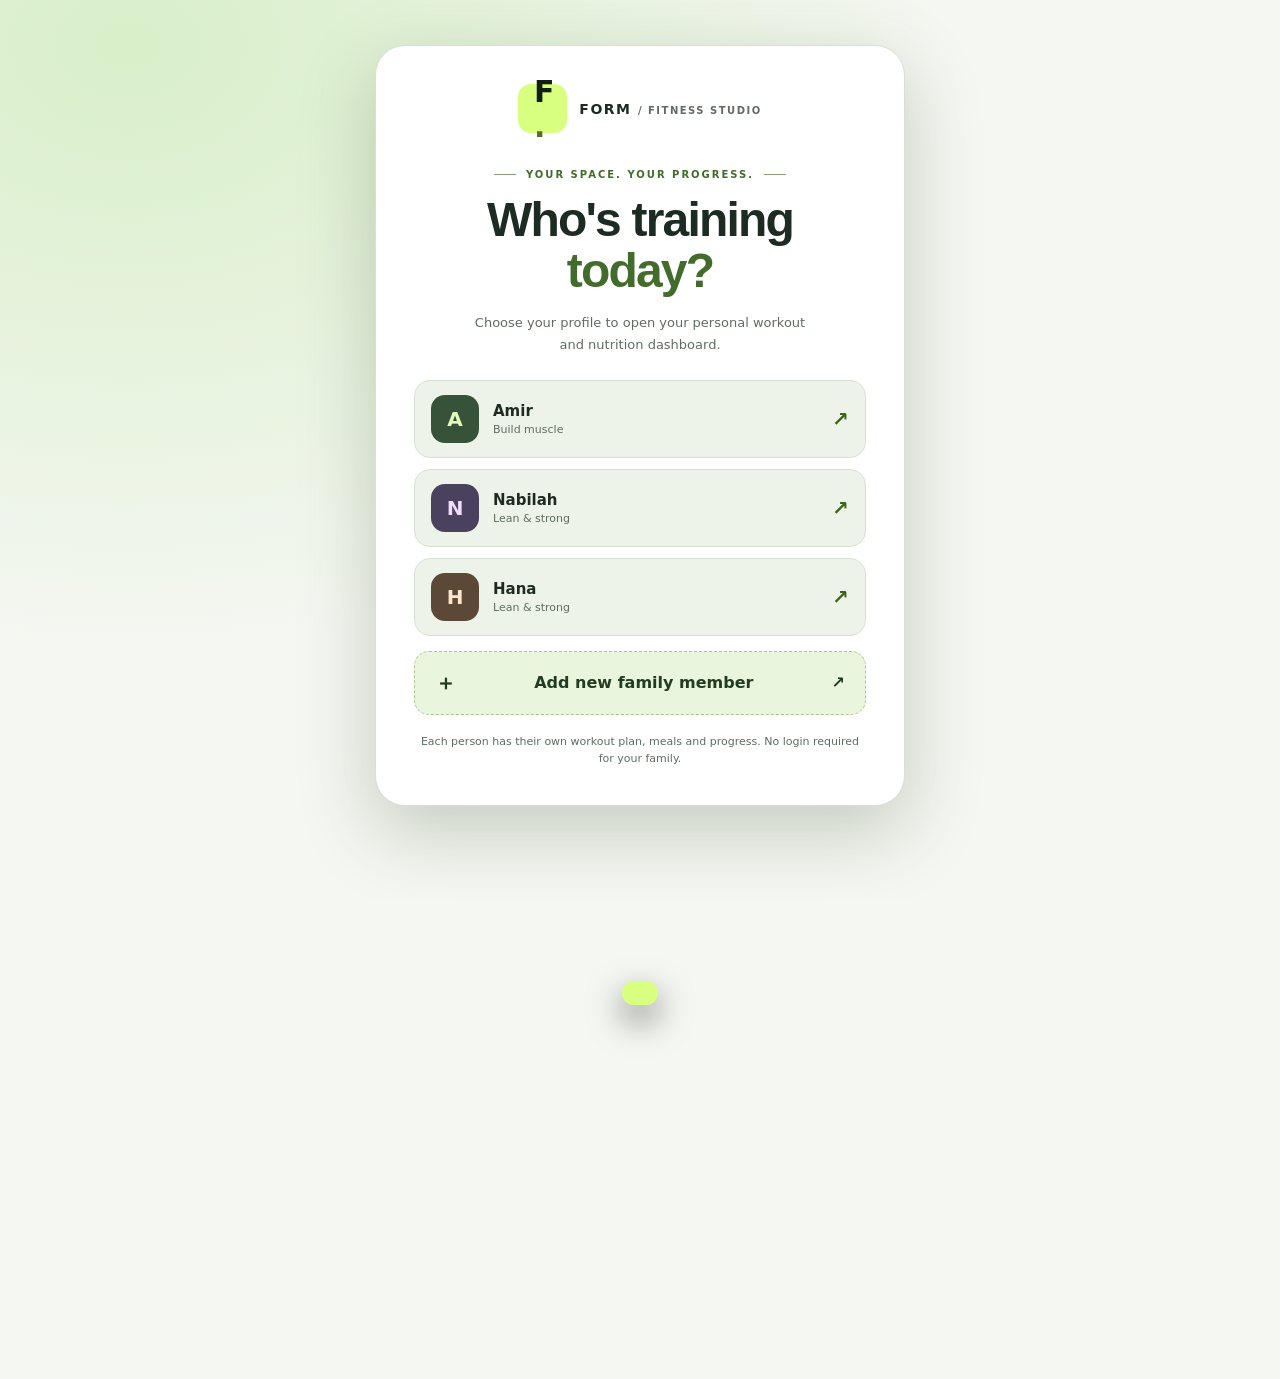
<file: index.html>
<!doctype html>
<html lang="en">
<head>
  <meta charset="utf-8" />
  <meta name="viewport" content="width=device-width, initial-scale=1, viewport-fit=cover" />
  <meta name="theme-color" content="#0d1115" />
  <script>
    // Apply theme before the stylesheet loads to prevent a bright/dark flash.
    (function () {
      var theme = "dark";
      try {
        var saved = localStorage.getItem("form_theme");
        theme = (saved === "light" || saved === "dark") ? saved :
          (window.matchMedia && window.matchMedia("(prefers-color-scheme: light)").matches ? "light" : "dark");
      } catch (e) { /* Storage may be blocked by the browser. */ }
      // Block the planner until a member chooses their own profile on this visit.
      try {
        if (sessionStorage.getItem('form_member_confirmed') !== '1') {
          document.documentElement.classList.add('profile-gate-open');
        }
      } catch (e) { document.documentElement.classList.add('profile-gate-open'); }
      document.documentElement.dataset.theme = theme;
      document.querySelector('meta[name="theme-color"]').content = theme === "light" ? "#f5f7f2" : "#0d1115";
    })();
  </script>
  <meta name="description" content="A personal home gym, meal and progress planner for the whole crew." />
  <title>Dashboard / FORM Gym Planner</title>
  <link rel="stylesheet" href="styles.css" />
  <script src="config.js" defer></script>
  <script src="app.js" defer></script>
</head>
<body data-page="home" class="home-page">
  <section id="entryGate" class="entry-gate" role="dialog" aria-modal="true" aria-labelledby="entryGateTitle" aria-describedby="entryGateSubtitle">
    <div class="entry-orb entry-orb-one" aria-hidden="true"></div>
    <div class="entry-orb entry-orb-two" aria-hidden="true"></div>
    <div class="entry-panel">
      <div class="entry-logo" aria-label="FORM Fitness Studio"><span class="entry-logo-mark">F<span>.</span></span><span>FORM <b>/ FITNESS STUDIO</b></span></div>
      <div class="entry-kicker"><span class="entry-kicker-line"></span> YOUR SPACE. YOUR PROGRESS. <span class="entry-kicker-line"></span></div>
      <h1 id="entryGateTitle">Who's training <em>today?</em></h1>
      <p id="entryGateSubtitle" class="entry-description">Choose your profile to open your personal workout and nutrition dashboard.</p>
      <div id="entryProfileOptions" class="entry-profiles" aria-label="Choose your member profile">
        <button type="button" class="entry-profile" data-enter-profile="amir"><span class="entry-avatar">A</span><strong>Amir</strong><small>Build muscle</small><span class="entry-arrow" aria-hidden="true">↗</span></button>
        <button type="button" class="entry-profile" data-enter-profile="nabilah"><span class="entry-avatar">N</span><strong>Nabilah</strong><small>Lean &amp; strong</small><span class="entry-arrow" aria-hidden="true">↗</span></button>
        <button type="button" class="entry-profile" data-enter-profile="hana"><span class="entry-avatar">H</span><strong>Hana</strong><small>Lean &amp; strong</small><span class="entry-arrow" aria-hidden="true">↗</span></button>
      </div>
      <a class="entry-add-member" href="add-member.html"><span>＋</span> Add new family member <span>↗</span></a>
      <p class="entry-footnote">Each person has their own workout plan, meals and progress. No login required for your family.</p>
    </div>
  </section>
  <div class="app-shell">
    <header class="topbar">
      <a href="index.html" data-page-link="home" class="brand" aria-label="FORM home"><span class="brand-mark">F<span class="brand-dot">.</span></span><span class="brand-caption">FORM<span> / FITNESS STUDIO</span></span></a>
      <div class="header-actions">
        <span id="activeMemberBadge" class="active-member">ACTIVE MEMBER</span><span id="syncStatus" class="sync-pill"><span class="status-dot"></span>Connecting…</span>
        <button class="icon-button member-switch" type="button" data-action="switch-member" aria-label="Switch member" title="Switch member">
          <svg viewBox="0 0 24 24" width="19" height="19" fill="none" stroke="currentColor" stroke-width="1.8" stroke-linecap="round" stroke-linejoin="round" aria-hidden="true"><circle cx="9" cy="8" r="3"/><path d="M3.5 19v-1.1A5.2 5.2 0 0 1 8.7 12.7h.6a5.2 5.2 0 0 1 5.2 5.2V19M16.5 5.8a3 3 0 0 1 0 5.7M17.2 13.5a4.3 4.3 0 0 1 3.3 4.2V19"/></svg>
        </button>
        <button class="icon-button theme-toggle" type="button" data-action="toggle-theme" aria-label="Switch appearance" title="Switch appearance">
          <svg class="theme-icon icon-sun" viewBox="0 0 24 24" width="19" height="19" fill="none" stroke="currentColor" stroke-width="1.9" stroke-linecap="round" stroke-linejoin="round" aria-hidden="true"><circle cx="12" cy="12" r="4"/><path d="M12 2v2m0 16v2M4.93 4.93l1.42 1.42m11.3 11.3 1.42 1.42M2 12h2m16 0h2M4.93 19.07l1.42-1.42m11.3-11.3 1.42-1.42"/></svg>
          <svg class="theme-icon icon-moon" viewBox="0 0 24 24" width="19" height="19" fill="none" stroke="currentColor" stroke-width="1.9" stroke-linecap="round" stroke-linejoin="round" aria-hidden="true"><path d="M20.9 13a9 9 0 0 1-9.9-9.9A9 9 0 1 0 20.9 13Z"/></svg>
        </button>
        <button class="icon-button" type="button" data-action="settings" aria-label="Google Sheets sync status" title="Google Sheets sync">
          <svg viewBox="0 0 24 24" width="19" height="19" fill="none" stroke="currentColor" stroke-width="1.8" stroke-linecap="round" stroke-linejoin="round"><circle cx="12" cy="12" r="3"/><path d="m19.4 15 .15.17 1.41 1.09-1.41 2.44-1.71-.62a8 8 0 0 1-1.64.94L15.9 21h-2.82l-.31-1.98a8 8 0 0 1-1.64-.94l-1.71.62-1.41-2.44L9.42 15a8 8 0 0 1 0-1.9L8.01 12l1.41-2.44 1.71.62a8 8 0 0 1 1.64-.94L13.08 7h2.82l.31 2.24a8 8 0 0 1 1.64.94l1.71-.62L20.97 12l-1.41 1.1a8 8 0 0 1-.16 1.9Z" transform="translate(-2 -2)"/></svg>
        </button>
      </div>
    </header>
    <nav class="desktop-nav" aria-label="Primary navigation"><a href="index.html" data-page-link="home" class="page-nav-link active" aria-current="page">Dashboard</a><a href="plans.html" data-page-link="plans" class="page-nav-link " >Workout Plans</a><a href="schedule.html" data-page-link="schedule" class="page-nav-link " >Workout Schedule</a><a href="diet.html" data-page-link="diet" class="page-nav-link " >Diet Plan</a><a href="meals.html" data-page-link="meals" class="page-nav-link " >Diet Schedule</a></nav>
    <main id="main-content">
      <section class="hero" id="home">
        <div class="hero-copy">
          <div class="eyebrow"><span class="little-square"></span> YOUR PERSONAL TRAINING SPACE</div>
          <h1>Stronger every<br/><span>single day<span class="hero-period">.</span></span></h1>
          <p>One home gym. Your family. A plan that fits your life.</p>
          <div class="hero-footer"><span class="hero-icon">↗</span><span>Built for consistency, not perfection.</span></div>
        </div>
        <div class="hero-art" aria-hidden="true">
          <div class="hero-ring ring-one"></div><div class="hero-ring ring-two"></div><div class="hero-ring ring-three"></div>
          <div class="hero-art-title">KEEP<br/>MOVING</div><div class="hero-art-sub">NO EXCUSES · JUST PROGRESS</div>
        </div>
      </section>
      <div id="modeNotice" class="mode-notice" role="status">Demo mode: progress is temporary in this tab. Connect Google Sheets to keep it long-term. <button type="button" data-action="settings">Connect now <span aria-hidden="true">↗</span></button></div>
      <section id="dashboard" class="dashboard" aria-live="polite"></section>
      <div class="section-label-line quick-heading"><div><span class="section-overline">EXPLORE YOUR PLAN</span><h2>What would you like to do?</h2></div></div>
      <nav class="feature-nav" aria-label="Fitness planner pages"><a class="feature-button" href="plans.html" data-page-link="plans"><span class="feature-glyph">▦</span><span>Workout<br/>plans</span><span class="feature-arrow">↗</span></a><a class="feature-button" href="schedule.html" data-page-link="schedule"><span class="feature-glyph">◫</span><span>Workout<br/>schedule</span><span class="feature-arrow">↗</span></a><a class="feature-button" href="diet.html" data-page-link="diet"><span class="feature-glyph">◉</span><span>Diet<br/>plan</span><span class="feature-arrow">↗</span></a><a class="feature-button" href="meals.html" data-page-link="meals"><span class="feature-glyph">▤</span><span>Diet<br/>schedule</span><span class="feature-arrow">↗</span></a></nav>
      <footer class="footer"><span>FORM / HOME GYM</span><span>Made to show up. Every week.</span></footer>
    </main>
  </div>
  <nav class="mobile-dock" aria-label="Quick navigation"><a href="index.html" data-page-link="home" class="active" aria-current="page"><span>⌂</span><small>Home</small></a><a href="plans.html" data-page-link="plans" class="" ><span>▦</span><small>Plans</small></a><a href="schedule.html" data-page-link="schedule" class="" ><span>◫</span><small>Week</small></a><a href="diet.html" data-page-link="diet" class="" ><span>◉</span><small>Diet</small></a><a href="meals.html" data-page-link="meals" class="" ><span>▤</span><small>Meals</small></a></nav>

  <dialog id="settingsDialog" class="dialog">
    <div class="dialog-heading"><div><span class="section-overline">CLOUD STORAGE</span><h2>Google Sheets sync</h2></div><button type="button" data-close class="icon-button" aria-label="Close">×</button></div>
    <p class="dialog-desc">Your family's gym app connects to Google Sheets automatically. There is no URL or key to enter on this device.</p>
    <p id="connectFeedback" class="connect-feedback" role="status">Checking connection…</p>
    <div class="dialog-actions"><button type="button" data-close class="button-ghost">Close</button><button type="button" class="button-primary" data-action="retry-connect">Retry connection ↻</button></div>
  </dialog>

  <dialog id="profileDialog" class="dialog">
    <form id="profileForm" method="dialog">
      <div class="dialog-heading"><div><span class="section-overline">PERSONAL SETUP</span><h2 id="profileFormTitle">Edit profile</h2></div><button type="button" data-close class="icon-button" aria-label="Close">×</button></div>
      <p class="dialog-desc">Calorie targets are starting estimates for adults—not individually calculated prescriptions. Update them based on age, activity and progress.</p>
      <input type="hidden" name="id" id="editId" />
      <div class="form-grid">
        <label>Display name<input type="text" class="text-input" name="name" maxlength="30" required /></label>
        <label>Training goal<select class="text-input" name="goal"><option value="muscle">Build muscle</option><option value="fatloss">Lose fat + build strength</option></select></label>
        <label>Height (cm)<input type="number" min="100" max="230" step="1" name="height" class="text-input" required /></label>
        <label>Current weight (kg)<input type="number" min="25" max="300" step="0.1" name="weight" class="text-input" required /></label>
        <label>Daily calories (kcal)<input type="number" min="1200" max="5500" step="10" name="calories" class="text-input" required /></label>
        <label>Protein goal (g)<input type="number" min="30" max="300" step="5" name="protein" class="text-input" required /></label>
        <label>Water goal (L)<input type="number" min="1" max="6" step="0.1" name="water" class="text-input" required /></label>
      </div>
      <div class="dialog-actions"><button type="button" data-close class="button-ghost">Cancel</button><button type="submit" class="button-primary">Save profile <span>↗</span></button></div>
    </form>
  </dialog>
  <div id="toast" class="toast" role="status" aria-live="polite"></div>
</body>
</html>
</file>
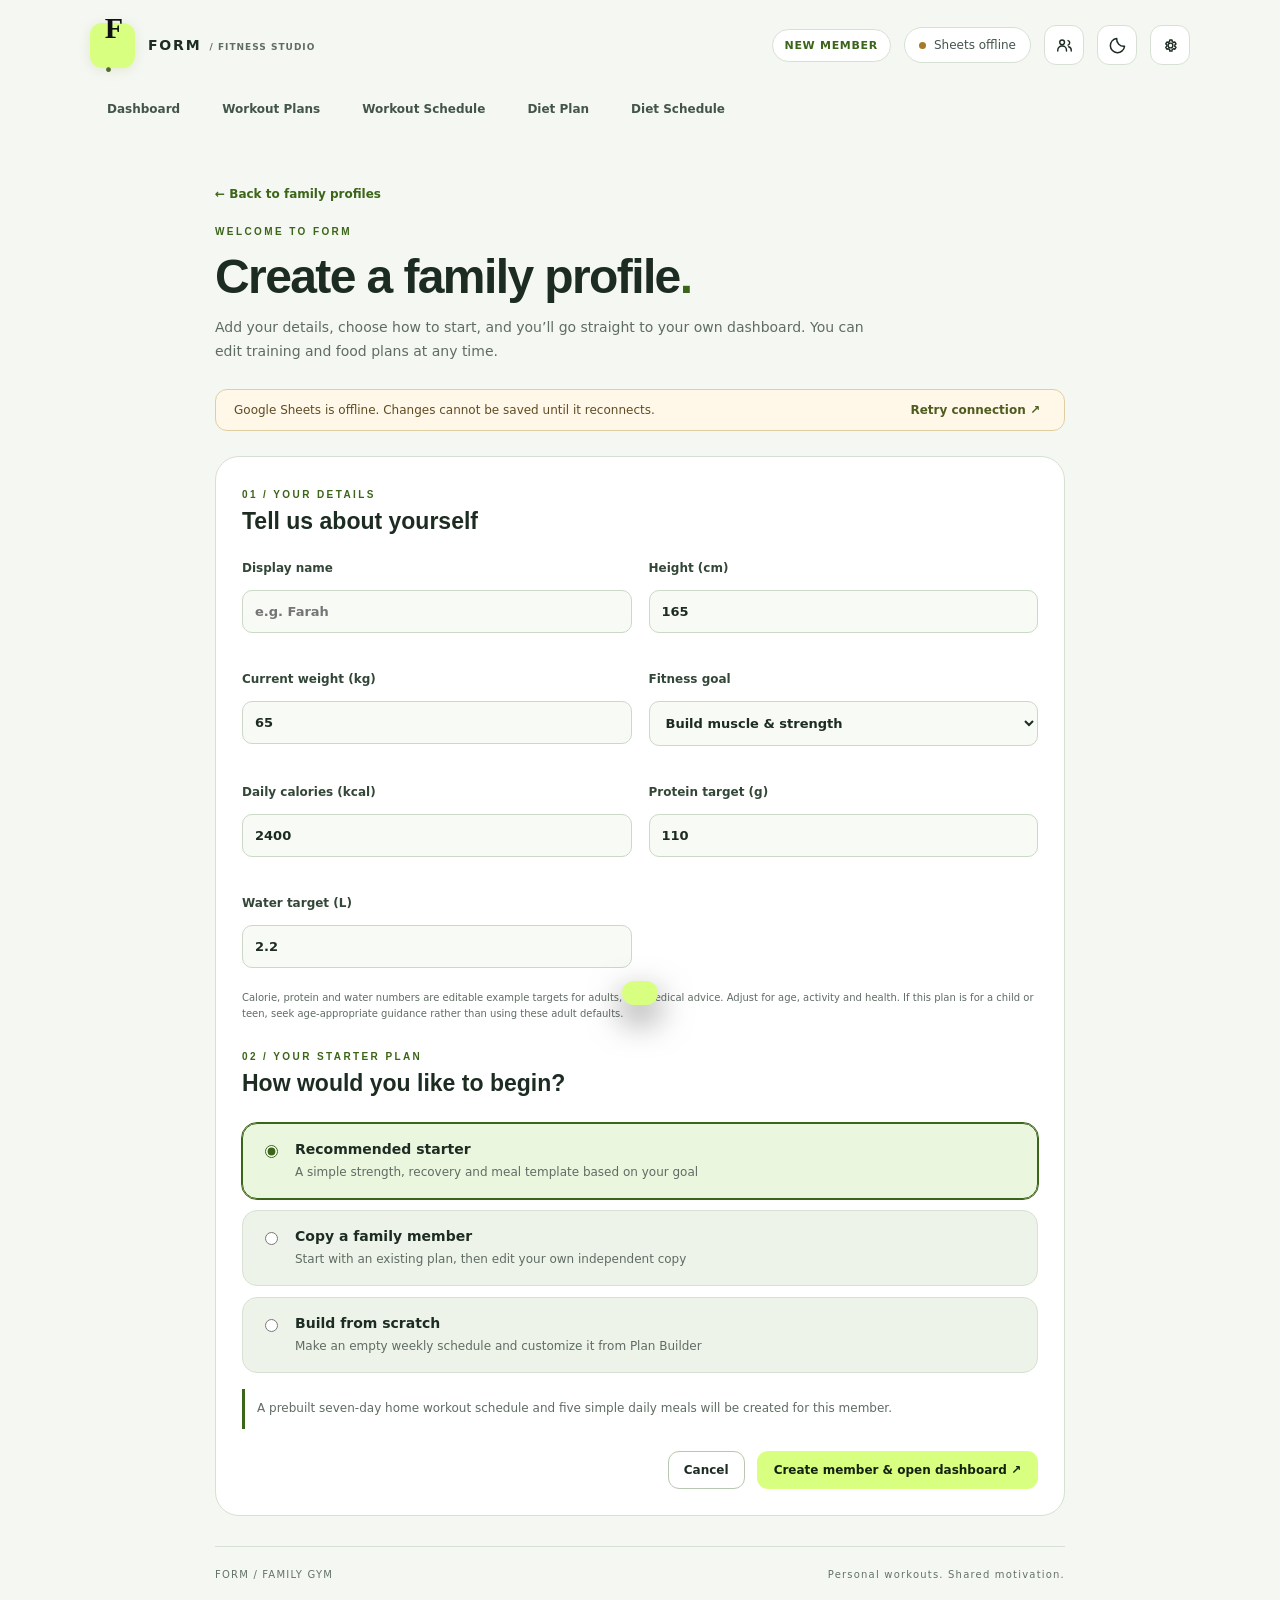
<file: add-member.html>
<!doctype html>
<html lang="en">
<head>
  <meta charset="utf-8" />
  <meta name="viewport" content="width=device-width, initial-scale=1, viewport-fit=cover" />
  <meta name="theme-color" content="#0d1115" />
  <script>
    // Apply theme before the stylesheet loads to prevent a bright/dark flash.
    (function () {
      var theme = "dark";
      try {
        var saved = localStorage.getItem("form_theme");
        theme = (saved === "light" || saved === "dark") ? saved :
          (window.matchMedia && window.matchMedia("(prefers-color-scheme: light)").matches ? "light" : "dark");
      } catch (e) { /* Storage may be blocked by the browser. */ }
      document.documentElement.dataset.theme = theme;
      document.querySelector('meta[name="theme-color"]').content = theme === "light" ? "#f5f7f2" : "#0d1115";
    })();
  </script>
  <meta name="description" content="A personal home gym, meal and progress planner for the whole crew." />
  <title>Add Member / FORM Gym Planner</title>
  <link rel="stylesheet" href="styles.css" />
  <script src="config.js" defer></script>
  <script src="app.js" defer></script>
</head>
<body data-page="add-member" class="subpage">
  <div class="app-shell">
    <header class="topbar">
      <a href="index.html" data-page-link="home" class="brand" aria-label="FORM home"><span class="brand-mark">F<span class="brand-dot">.</span></span><span class="brand-caption">FORM<span> / FITNESS STUDIO</span></span></a>
      <div class="header-actions">
        <span id="activeMemberBadge" class="active-member">ACTIVE MEMBER</span><span id="syncStatus" class="sync-pill"><span class="status-dot"></span>Connecting…</span>
        <button class="icon-button member-switch" type="button" data-action="switch-member" aria-label="Switch member" title="Switch member">
          <svg viewBox="0 0 24 24" width="19" height="19" fill="none" stroke="currentColor" stroke-width="1.8" stroke-linecap="round" stroke-linejoin="round" aria-hidden="true"><circle cx="9" cy="8" r="3"/><path d="M3.5 19v-1.1A5.2 5.2 0 0 1 8.7 12.7h.6a5.2 5.2 0 0 1 5.2 5.2V19M16.5 5.8a3 3 0 0 1 0 5.7M17.2 13.5a4.3 4.3 0 0 1 3.3 4.2V19"/></svg>
        </button>
        <button class="icon-button theme-toggle" type="button" data-action="toggle-theme" aria-label="Switch appearance" title="Switch appearance">
          <svg class="theme-icon icon-sun" viewBox="0 0 24 24" width="19" height="19" fill="none" stroke="currentColor" stroke-width="1.9" stroke-linecap="round" stroke-linejoin="round" aria-hidden="true"><circle cx="12" cy="12" r="4"/><path d="M12 2v2m0 16v2M4.93 4.93l1.42 1.42m11.3 11.3 1.42 1.42M2 12h2m16 0h2M4.93 19.07l1.42-1.42m11.3-11.3 1.42-1.42"/></svg>
          <svg class="theme-icon icon-moon" viewBox="0 0 24 24" width="19" height="19" fill="none" stroke="currentColor" stroke-width="1.9" stroke-linecap="round" stroke-linejoin="round" aria-hidden="true"><path d="M20.9 13a9 9 0 0 1-9.9-9.9A9 9 0 1 0 20.9 13Z"/></svg>
        </button>
        <button class="icon-button" type="button" data-action="settings" aria-label="Google Sheets sync status" title="Google Sheets sync">
          <svg viewBox="0 0 24 24" width="19" height="19" fill="none" stroke="currentColor" stroke-width="1.8" stroke-linecap="round" stroke-linejoin="round"><circle cx="12" cy="12" r="3"/><path d="m19.4 15 .15.17 1.41 1.09-1.41 2.44-1.71-.62a8 8 0 0 1-1.64.94L15.9 21h-2.82l-.31-1.98a8 8 0 0 1-1.64-.94l-1.71.62-1.41-2.44L9.42 15a8 8 0 0 1 0-1.9L8.01 12l1.41-2.44 1.71.62a8 8 0 0 1 1.64-.94L13.08 7h2.82l.31 2.24a8 8 0 0 1 1.64.94l1.71-.62L20.97 12l-1.41 1.1a8 8 0 0 1-.16 1.9Z" transform="translate(-2 -2)"/></svg>
        </button>
      </div>
    </header>
    <nav class="desktop-nav" aria-label="Primary navigation"><a href="index.html" data-page-link="home" class="page-nav-link " >Dashboard</a><a href="plans.html" data-page-link="plans" class="page-nav-link " aria-current="page">Workout Plans</a><a href="schedule.html" data-page-link="schedule" class="page-nav-link " >Workout Schedule</a><a href="diet.html" data-page-link="diet" class="page-nav-link " >Diet Plan</a><a href="meals.html" data-page-link="meals" class="page-nav-link " >Diet Schedule</a></nav>
    <main id="main-content" class="join-main">
    <a href="index.html?choose=1" class="back-link" data-action="return-welcome">← Back to family profiles</a>
    <div class="join-header"><span class="section-overline">WELCOME TO FORM</span><h1>Create a family profile<span class="join-dot">.</span></h1>
      <p>Add your details, choose how to start, and you’ll go straight to your own dashboard. You can edit training and food plans at any time.</p></div>
    <div id="modeNotice" class="mode-notice" role="status">Demo mode: a new member is temporary until you connect Google Sheets. <button type="button" data-action="settings">Connect Sheets ↗</button></div>
    <form id="newMemberForm" class="join-card">
      <div class="editor-section-head"><div><span class="section-overline">01 / YOUR DETAILS</span><h2>Tell us about yourself</h2></div></div>
      <div class="form-grid">
        <label class="full">Display name<input class="text-input" type="text" name="name" minlength="1" maxlength="30" placeholder="e.g. Farah" required></label>
        <label>Height (cm)<input class="text-input" type="number" min="100" max="230" name="height" value="165" required></label>
        <label>Current weight (kg)<input class="text-input" type="number" min="25" max="300" step="0.1" name="weight" value="65" required></label>
        <label>Fitness goal<select id="newGoal" class="text-input" name="goal"><option value="muscle">Build muscle & strength</option><option value="fatloss">Lose fat & build strength</option></select></label>
        <label>Daily calories (kcal)<input class="text-input" type="number" min="1200" max="5500" step="10" name="calories" value="2400" required></label>
        <label>Protein target (g)<input class="text-input" type="number" min="30" max="300" step="5" name="protein" value="110" required></label>
        <label>Water target (L)<input class="text-input" type="number" min="1" max="6" step="0.1" name="water" value="2.2" required></label>
      </div>
      <p class="fine-print">Calorie, protein and water numbers are editable example targets for adults, not medical advice. Adjust for age, activity and health. If this plan is for a child or teen, seek age-appropriate guidance rather than using these adult defaults.</p>
      <div class="editor-section-head section-gap"><div><span class="section-overline">02 / YOUR STARTER PLAN</span><h2>How would you like to begin?</h2></div></div>
      <div class="join-options">
        <label class="join-choice"><input type="radio" name="programMode" value="recommended" checked><span><strong>Recommended starter</strong><small>A simple strength, recovery and meal template based on your goal</small></span></label>
        <label class="join-choice"><input type="radio" name="programMode" value="template"><span><strong>Copy a family member</strong><small>Start with an existing plan, then edit your own independent copy</small></span></label>
        <label class="join-choice"><input type="radio" name="programMode" value="blank"><span><strong>Build from scratch</strong><small>Make an empty weekly schedule and customize it from Plan Builder</small></span></label>
      </div>
      <div id="templatePicker" class="template-picker hidden"><label>Copy whose plan?<select class="text-input" name="templateProfile" id="templateMember"><option value="amir">Amir</option><option value="nabilah">Nabilah</option><option value="hana">Hana</option></select></label></div>
      <p id="programDescription" class="program-description" role="status">A prebuilt seven-day home workout schedule and five simple daily meals will be created for this member.</p>
      <div class="join-bottom"><a href="index.html?choose=1" class="button-outline" data-action="return-welcome">Cancel</a><button class="button-primary" type="submit">Create member & open dashboard ↗</button></div>
    </form>
    <footer class="footer"><span>FORM / FAMILY GYM</span><span>Personal workouts. Shared motivation.</span></footer>
  </main>
  </div>

  <dialog id="settingsDialog" class="dialog">
    <div class="dialog-heading"><div><span class="section-overline">CLOUD STORAGE</span><h2>Google Sheets sync</h2></div><button type="button" data-close class="icon-button" aria-label="Close">×</button></div>
    <p class="dialog-desc">Your family's gym app connects to Google Sheets automatically. There is no URL or key to enter on this device.</p>
    <p id="connectFeedback" class="connect-feedback" role="status">Checking connection…</p>
    <div class="dialog-actions"><button type="button" data-close class="button-ghost">Close</button><button type="button" class="button-primary" data-action="retry-connect">Retry connection ↻</button></div>
  </dialog>

  <dialog id="profileDialog" class="dialog">
    <form id="profileForm" method="dialog">
      <div class="dialog-heading"><div><span class="section-overline">PERSONAL SETUP</span><h2 id="profileFormTitle">Edit profile</h2></div><button type="button" data-close class="icon-button" aria-label="Close">×</button></div>
      <p class="dialog-desc">Calorie targets are starting estimates for adults—not individually calculated prescriptions. Update them based on age, activity and progress.</p>
      <input type="hidden" name="id" id="editId" />
      <div class="form-grid">
        <label>Display name<input type="text" class="text-input" name="name" maxlength="30" required /></label>
        <label>Training goal<select class="text-input" name="goal"><option value="muscle">Build muscle</option><option value="fatloss">Lose fat + build strength</option></select></label>
        <label>Height (cm)<input type="number" min="100" max="230" step="1" name="height" class="text-input" required /></label>
        <label>Current weight (kg)<input type="number" min="25" max="300" step="0.1" name="weight" class="text-input" required /></label>
        <label>Daily calories (kcal)<input type="number" min="1200" max="5500" step="10" name="calories" class="text-input" required /></label>
        <label>Protein goal (g)<input type="number" min="30" max="300" step="5" name="protein" class="text-input" required /></label>
        <label>Water goal (L)<input type="number" min="1" max="6" step="0.1" name="water" class="text-input" required /></label>
      </div>
      <div class="dialog-actions"><button type="button" data-close class="button-ghost">Cancel</button><button type="submit" class="button-primary">Save profile <span>↗</span></button></div>
    </form>
  </dialog>
  <div id="toast" class="toast" role="status" aria-live="polite"></div>
</body>
</html>
</file>
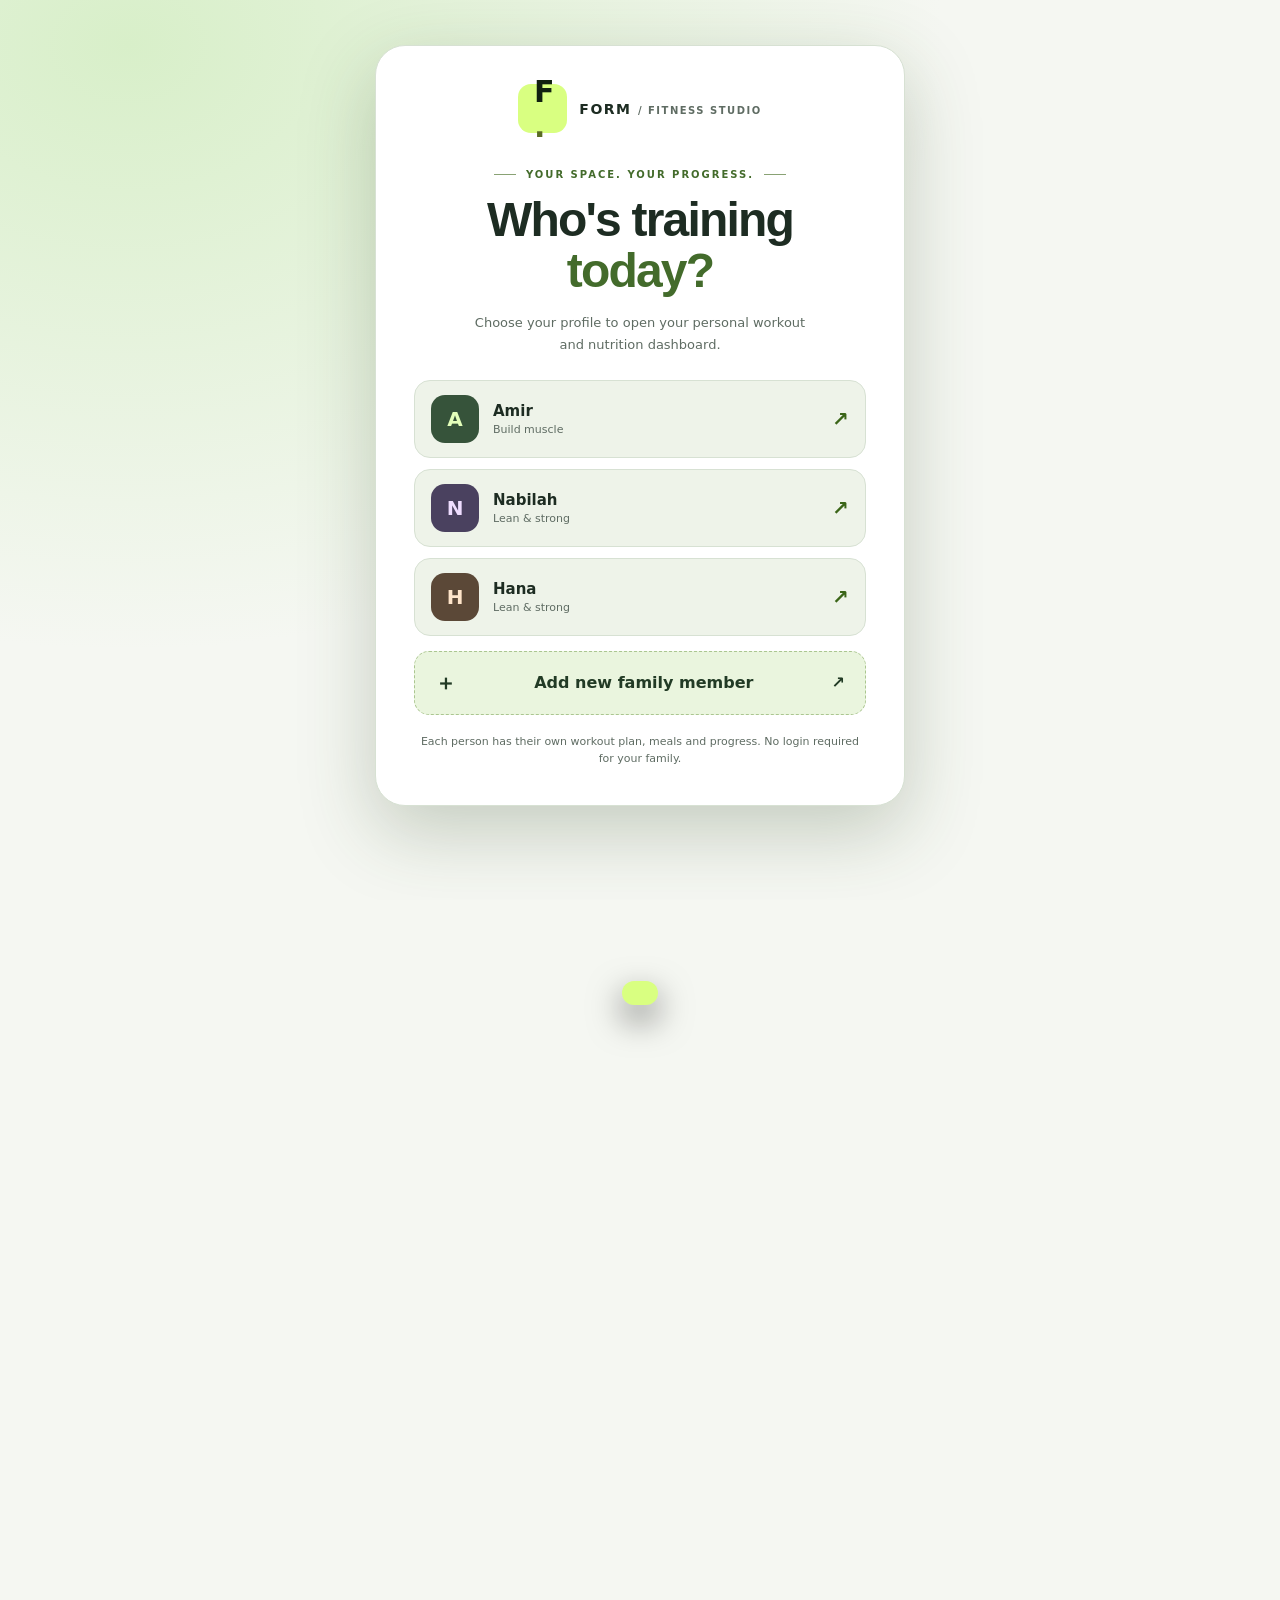
<file: builder.html>
<!doctype html>
<html lang="en">
<head>
  <meta charset="utf-8" />
  <meta name="viewport" content="width=device-width, initial-scale=1, viewport-fit=cover" />
  <meta name="theme-color" content="#0d1115" />
  <script>
    // Apply theme before the stylesheet loads to prevent a bright/dark flash.
    (function () {
      var theme = "dark";
      try {
        var saved = localStorage.getItem("form_theme");
        theme = (saved === "light" || saved === "dark") ? saved :
          (window.matchMedia && window.matchMedia("(prefers-color-scheme: light)").matches ? "light" : "dark");
      } catch (e) { /* Storage may be blocked by the browser. */ }
      // Block the planner until a member chooses their own profile on this visit.
      try {
        if (sessionStorage.getItem('form_member_confirmed') !== '1') {
          document.documentElement.classList.add('profile-gate-open');
        }
      } catch (e) { document.documentElement.classList.add('profile-gate-open'); }
      document.documentElement.dataset.theme = theme;
      document.querySelector('meta[name="theme-color"]').content = theme === "light" ? "#f5f7f2" : "#0d1115";
    })();
  </script>
  <meta name="description" content="A personal home gym, meal and progress planner for the whole crew." />
  <title>Plan Builder / FORM Gym Planner</title>
  <link rel="stylesheet" href="styles.css" />
  <script src="config.js" defer></script>
  <script src="app.js" defer></script>
</head>
<body data-page="builder" class="subpage">
  <section id="entryGate" class="entry-gate" role="dialog" aria-modal="true" aria-labelledby="entryGateTitle" aria-describedby="entryGateSubtitle">
    <div class="entry-orb entry-orb-one" aria-hidden="true"></div>
    <div class="entry-orb entry-orb-two" aria-hidden="true"></div>
    <div class="entry-panel">
      <div class="entry-logo" aria-label="FORM Fitness Studio"><span class="entry-logo-mark">F<span>.</span></span><span>FORM <b>/ FITNESS STUDIO</b></span></div>
      <div class="entry-kicker"><span class="entry-kicker-line"></span> YOUR SPACE. YOUR PROGRESS. <span class="entry-kicker-line"></span></div>
      <h1 id="entryGateTitle">Who's training <em>today?</em></h1>
      <p id="entryGateSubtitle" class="entry-description">Choose your profile to open your personal workout and nutrition dashboard.</p>
      <div id="entryProfileOptions" class="entry-profiles" aria-label="Choose your member profile">
        <button type="button" class="entry-profile" data-enter-profile="amir"><span class="entry-avatar">A</span><strong>Amir</strong><small>Build muscle</small><span class="entry-arrow" aria-hidden="true">↗</span></button>
        <button type="button" class="entry-profile" data-enter-profile="nabilah"><span class="entry-avatar">N</span><strong>Nabilah</strong><small>Lean &amp; strong</small><span class="entry-arrow" aria-hidden="true">↗</span></button>
        <button type="button" class="entry-profile" data-enter-profile="hana"><span class="entry-avatar">H</span><strong>Hana</strong><small>Lean &amp; strong</small><span class="entry-arrow" aria-hidden="true">↗</span></button>
      </div>
      <a class="entry-add-member" href="add-member.html"><span>＋</span> Add new family member <span>↗</span></a>
      <p class="entry-footnote">Each person has their own workout plan, meals and progress. No login required for your family.</p>
    </div>
  </section>
  <div class="app-shell">
    <header class="topbar">
      <a href="index.html" data-page-link="home" class="brand" aria-label="FORM home"><span class="brand-mark">F<span class="brand-dot">.</span></span><span class="brand-caption">FORM<span> / FITNESS STUDIO</span></span></a>
      <div class="header-actions">
        <span id="activeMemberBadge" class="active-member">ACTIVE MEMBER</span><span id="syncStatus" class="sync-pill"><span class="status-dot"></span>Connecting…</span>
        <button class="icon-button member-switch" type="button" data-action="switch-member" aria-label="Switch member" title="Switch member">
          <svg viewBox="0 0 24 24" width="19" height="19" fill="none" stroke="currentColor" stroke-width="1.8" stroke-linecap="round" stroke-linejoin="round" aria-hidden="true"><circle cx="9" cy="8" r="3"/><path d="M3.5 19v-1.1A5.2 5.2 0 0 1 8.7 12.7h.6a5.2 5.2 0 0 1 5.2 5.2V19M16.5 5.8a3 3 0 0 1 0 5.7M17.2 13.5a4.3 4.3 0 0 1 3.3 4.2V19"/></svg>
        </button>
        <button class="icon-button theme-toggle" type="button" data-action="toggle-theme" aria-label="Switch appearance" title="Switch appearance">
          <svg class="theme-icon icon-sun" viewBox="0 0 24 24" width="19" height="19" fill="none" stroke="currentColor" stroke-width="1.9" stroke-linecap="round" stroke-linejoin="round" aria-hidden="true"><circle cx="12" cy="12" r="4"/><path d="M12 2v2m0 16v2M4.93 4.93l1.42 1.42m11.3 11.3 1.42 1.42M2 12h2m16 0h2M4.93 19.07l1.42-1.42m11.3-11.3 1.42-1.42"/></svg>
          <svg class="theme-icon icon-moon" viewBox="0 0 24 24" width="19" height="19" fill="none" stroke="currentColor" stroke-width="1.9" stroke-linecap="round" stroke-linejoin="round" aria-hidden="true"><path d="M20.9 13a9 9 0 0 1-9.9-9.9A9 9 0 1 0 20.9 13Z"/></svg>
        </button>
        <button class="icon-button" type="button" data-action="settings" aria-label="Google Sheets sync status" title="Google Sheets sync">
          <svg viewBox="0 0 24 24" width="19" height="19" fill="none" stroke="currentColor" stroke-width="1.8" stroke-linecap="round" stroke-linejoin="round"><circle cx="12" cy="12" r="3"/><path d="m19.4 15 .15.17 1.41 1.09-1.41 2.44-1.71-.62a8 8 0 0 1-1.64.94L15.9 21h-2.82l-.31-1.98a8 8 0 0 1-1.64-.94l-1.71.62-1.41-2.44L9.42 15a8 8 0 0 1 0-1.9L8.01 12l1.41-2.44 1.71.62a8 8 0 0 1 1.64-.94L13.08 7h2.82l.31 2.24a8 8 0 0 1 1.64.94l1.71-.62L20.97 12l-1.41 1.1a8 8 0 0 1-.16 1.9Z" transform="translate(-2 -2)"/></svg>
        </button>
      </div>
    </header>
    <nav class="desktop-nav" aria-label="Primary navigation"><a href="index.html" data-page-link="home" class="page-nav-link " >Dashboard</a><a href="plans.html" data-page-link="plans" class="page-nav-link " aria-current="page">Workout Plans</a><a href="schedule.html" data-page-link="schedule" class="page-nav-link " >Workout Schedule</a><a href="diet.html" data-page-link="diet" class="page-nav-link " >Diet Plan</a><a href="meals.html" data-page-link="meals" class="page-nav-link " >Diet Schedule</a></nav>
    <main id="main-content">
      <div id="modeNotice" class="mode-notice" role="status">Demo mode: edits are saved only in this tab until Sheets is connected. <button type="button" data-action="settings">Connect Sheets ↗</button></div>
      <section id="content" class="content-area" aria-live="polite"></section>
      <footer class="footer"><span>FORM / PLAN BUILDER</span><a href="index.html">Back to dashboard ↗</a></footer>
    </main>
  </div>
  <nav class="mobile-dock" aria-label="Quick navigation"><a href="index.html" data-page-link="home" class="" ><span>⌂</span><small>Home</small></a><a href="plans.html" data-page-link="plans" class="" aria-current="page"><span>▦</span><small>Plans</small></a><a href="schedule.html" data-page-link="schedule" class="" ><span>◫</span><small>Week</small></a><a href="diet.html" data-page-link="diet" class="" ><span>◉</span><small>Diet</small></a><a href="meals.html" data-page-link="meals" class="" ><span>▤</span><small>Meals</small></a></nav>

  <dialog id="settingsDialog" class="dialog">
    <div class="dialog-heading"><div><span class="section-overline">CLOUD STORAGE</span><h2>Google Sheets sync</h2></div><button type="button" data-close class="icon-button" aria-label="Close">×</button></div>
    <p class="dialog-desc">Your family's gym app connects to Google Sheets automatically. There is no URL or key to enter on this device.</p>
    <p id="connectFeedback" class="connect-feedback" role="status">Checking connection…</p>
    <div class="dialog-actions"><button type="button" data-close class="button-ghost">Close</button><button type="button" class="button-primary" data-action="retry-connect">Retry connection ↻</button></div>
  </dialog>

  <dialog id="profileDialog" class="dialog">
    <form id="profileForm" method="dialog">
      <div class="dialog-heading"><div><span class="section-overline">PERSONAL SETUP</span><h2 id="profileFormTitle">Edit profile</h2></div><button type="button" data-close class="icon-button" aria-label="Close">×</button></div>
      <p class="dialog-desc">Calorie targets are starting estimates for adults—not individually calculated prescriptions. Update them based on age, activity and progress.</p>
      <input type="hidden" name="id" id="editId" />
      <div class="form-grid">
        <label>Display name<input type="text" class="text-input" name="name" maxlength="30" required /></label>
        <label>Training goal<select class="text-input" name="goal"><option value="muscle">Build muscle</option><option value="fatloss">Lose fat + build strength</option></select></label>
        <label>Height (cm)<input type="number" min="100" max="230" step="1" name="height" class="text-input" required /></label>
        <label>Current weight (kg)<input type="number" min="25" max="300" step="0.1" name="weight" class="text-input" required /></label>
        <label>Daily calories (kcal)<input type="number" min="1200" max="5500" step="10" name="calories" class="text-input" required /></label>
        <label>Protein goal (g)<input type="number" min="30" max="300" step="5" name="protein" class="text-input" required /></label>
        <label>Water goal (L)<input type="number" min="1" max="6" step="0.1" name="water" class="text-input" required /></label>
      </div>
      <div class="dialog-actions"><button type="button" data-close class="button-ghost">Cancel</button><button type="submit" class="button-primary">Save profile <span>↗</span></button></div>
    </form>
  </dialog>
  <div id="toast" class="toast" role="status" aria-live="polite"></div>
</body>
</html>
</file>
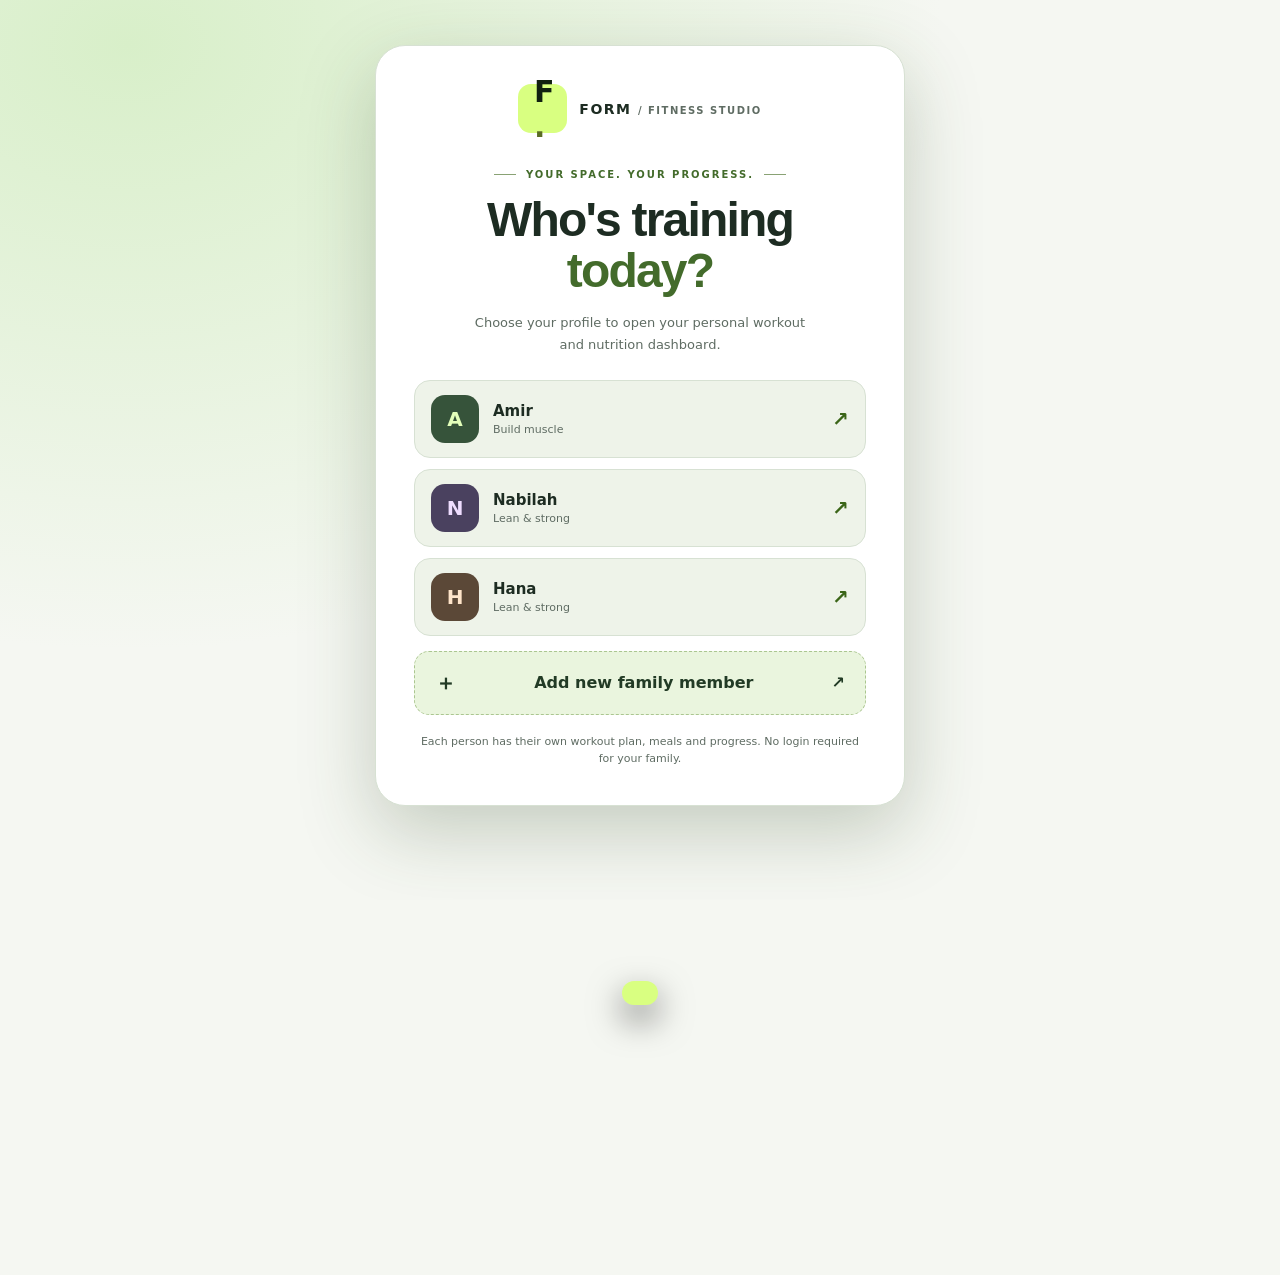
<file: diet.html>
<!doctype html>
<html lang="en">
<head>
  <meta charset="utf-8" />
  <meta name="viewport" content="width=device-width, initial-scale=1, viewport-fit=cover" />
  <meta name="theme-color" content="#0d1115" />
  <script>
    // Apply theme before the stylesheet loads to prevent a bright/dark flash.
    (function () {
      var theme = "dark";
      try {
        var saved = localStorage.getItem("form_theme");
        theme = (saved === "light" || saved === "dark") ? saved :
          (window.matchMedia && window.matchMedia("(prefers-color-scheme: light)").matches ? "light" : "dark");
      } catch (e) { /* Storage may be blocked by the browser. */ }
      // Block the planner until a member chooses their own profile on this visit.
      try {
        if (sessionStorage.getItem('form_member_confirmed') !== '1') {
          document.documentElement.classList.add('profile-gate-open');
        }
      } catch (e) { document.documentElement.classList.add('profile-gate-open'); }
      document.documentElement.dataset.theme = theme;
      document.querySelector('meta[name="theme-color"]').content = theme === "light" ? "#f5f7f2" : "#0d1115";
    })();
  </script>
  <meta name="description" content="A personal home gym, meal and progress planner for the whole crew." />
  <title>Diet Plan / FORM Gym Planner</title>
  <link rel="stylesheet" href="styles.css" />
  <script src="config.js" defer></script>
  <script src="app.js" defer></script>
</head>
<body data-page="diet" class="subpage">
  <section id="entryGate" class="entry-gate" role="dialog" aria-modal="true" aria-labelledby="entryGateTitle" aria-describedby="entryGateSubtitle">
    <div class="entry-orb entry-orb-one" aria-hidden="true"></div>
    <div class="entry-orb entry-orb-two" aria-hidden="true"></div>
    <div class="entry-panel">
      <div class="entry-logo" aria-label="FORM Fitness Studio"><span class="entry-logo-mark">F<span>.</span></span><span>FORM <b>/ FITNESS STUDIO</b></span></div>
      <div class="entry-kicker"><span class="entry-kicker-line"></span> YOUR SPACE. YOUR PROGRESS. <span class="entry-kicker-line"></span></div>
      <h1 id="entryGateTitle">Who's training <em>today?</em></h1>
      <p id="entryGateSubtitle" class="entry-description">Choose your profile to open your personal workout and nutrition dashboard.</p>
      <div id="entryProfileOptions" class="entry-profiles" aria-label="Choose your member profile">
        <button type="button" class="entry-profile" data-enter-profile="amir"><span class="entry-avatar">A</span><strong>Amir</strong><small>Build muscle</small><span class="entry-arrow" aria-hidden="true">↗</span></button>
        <button type="button" class="entry-profile" data-enter-profile="nabilah"><span class="entry-avatar">N</span><strong>Nabilah</strong><small>Lean &amp; strong</small><span class="entry-arrow" aria-hidden="true">↗</span></button>
        <button type="button" class="entry-profile" data-enter-profile="hana"><span class="entry-avatar">H</span><strong>Hana</strong><small>Lean &amp; strong</small><span class="entry-arrow" aria-hidden="true">↗</span></button>
      </div>
      <a class="entry-add-member" href="add-member.html"><span>＋</span> Add new family member <span>↗</span></a>
      <p class="entry-footnote">Each person has their own workout plan, meals and progress. No login required for your family.</p>
    </div>
  </section>
  <div class="app-shell">
    <header class="topbar">
      <a href="index.html" data-page-link="home" class="brand" aria-label="FORM home"><span class="brand-mark">F<span class="brand-dot">.</span></span><span class="brand-caption">FORM<span> / FITNESS STUDIO</span></span></a>
      <div class="header-actions">
        <span id="activeMemberBadge" class="active-member">ACTIVE MEMBER</span><span id="syncStatus" class="sync-pill"><span class="status-dot"></span>Connecting…</span>
        <button class="icon-button member-switch" type="button" data-action="switch-member" aria-label="Switch member" title="Switch member">
          <svg viewBox="0 0 24 24" width="19" height="19" fill="none" stroke="currentColor" stroke-width="1.8" stroke-linecap="round" stroke-linejoin="round" aria-hidden="true"><circle cx="9" cy="8" r="3"/><path d="M3.5 19v-1.1A5.2 5.2 0 0 1 8.7 12.7h.6a5.2 5.2 0 0 1 5.2 5.2V19M16.5 5.8a3 3 0 0 1 0 5.7M17.2 13.5a4.3 4.3 0 0 1 3.3 4.2V19"/></svg>
        </button>
        <button class="icon-button theme-toggle" type="button" data-action="toggle-theme" aria-label="Switch appearance" title="Switch appearance">
          <svg class="theme-icon icon-sun" viewBox="0 0 24 24" width="19" height="19" fill="none" stroke="currentColor" stroke-width="1.9" stroke-linecap="round" stroke-linejoin="round" aria-hidden="true"><circle cx="12" cy="12" r="4"/><path d="M12 2v2m0 16v2M4.93 4.93l1.42 1.42m11.3 11.3 1.42 1.42M2 12h2m16 0h2M4.93 19.07l1.42-1.42m11.3-11.3 1.42-1.42"/></svg>
          <svg class="theme-icon icon-moon" viewBox="0 0 24 24" width="19" height="19" fill="none" stroke="currentColor" stroke-width="1.9" stroke-linecap="round" stroke-linejoin="round" aria-hidden="true"><path d="M20.9 13a9 9 0 0 1-9.9-9.9A9 9 0 1 0 20.9 13Z"/></svg>
        </button>
        <button class="icon-button" type="button" data-action="settings" aria-label="Google Sheets sync status" title="Google Sheets sync">
          <svg viewBox="0 0 24 24" width="19" height="19" fill="none" stroke="currentColor" stroke-width="1.8" stroke-linecap="round" stroke-linejoin="round"><circle cx="12" cy="12" r="3"/><path d="m19.4 15 .15.17 1.41 1.09-1.41 2.44-1.71-.62a8 8 0 0 1-1.64.94L15.9 21h-2.82l-.31-1.98a8 8 0 0 1-1.64-.94l-1.71.62-1.41-2.44L9.42 15a8 8 0 0 1 0-1.9L8.01 12l1.41-2.44 1.71.62a8 8 0 0 1 1.64-.94L13.08 7h2.82l.31 2.24a8 8 0 0 1 1.64.94l1.71-.62L20.97 12l-1.41 1.1a8 8 0 0 1-.16 1.9Z" transform="translate(-2 -2)"/></svg>
        </button>
      </div>
    </header>
    <nav class="desktop-nav" aria-label="Primary navigation"><a href="index.html" data-page-link="home" class="page-nav-link " >Dashboard</a><a href="plans.html" data-page-link="plans" class="page-nav-link " >Workout Plans</a><a href="schedule.html" data-page-link="schedule" class="page-nav-link " >Workout Schedule</a><a href="diet.html" data-page-link="diet" class="page-nav-link active" aria-current="page">Diet Plan</a><a href="meals.html" data-page-link="meals" class="page-nav-link " >Diet Schedule</a></nav>
    <main id="main-content">
      <div class="page-intro"><div class="eyebrow"><span class="little-square"></span> PERSONAL FITNESS / DIET PLAN</div><p>Nutrition goals and everyday foods</p></div>
      <div id="modeNotice" class="mode-notice" role="status">Demo mode: progress is temporary in this tab. Connect Google Sheets to keep it long-term. <button type="button" data-action="settings">Connect now <span aria-hidden="true">↗</span></button></div>
      <section id="content" class="content-area" aria-live="polite"></section>
      <footer class="footer"><span>FORM / HOME GYM</span><span>Made to show up. Every week.</span></footer>
    </main>
  </div>
  <nav class="mobile-dock" aria-label="Quick navigation"><a href="index.html" data-page-link="home" class="" ><span>⌂</span><small>Home</small></a><a href="plans.html" data-page-link="plans" class="" ><span>▦</span><small>Plans</small></a><a href="schedule.html" data-page-link="schedule" class="" ><span>◫</span><small>Week</small></a><a href="diet.html" data-page-link="diet" class="active" aria-current="page"><span>◉</span><small>Diet</small></a><a href="meals.html" data-page-link="meals" class="" ><span>▤</span><small>Meals</small></a></nav>

  <dialog id="settingsDialog" class="dialog">
    <div class="dialog-heading"><div><span class="section-overline">CLOUD STORAGE</span><h2>Google Sheets sync</h2></div><button type="button" data-close class="icon-button" aria-label="Close">×</button></div>
    <p class="dialog-desc">Your family's gym app connects to Google Sheets automatically. There is no URL or key to enter on this device.</p>
    <p id="connectFeedback" class="connect-feedback" role="status">Checking connection…</p>
    <div class="dialog-actions"><button type="button" data-close class="button-ghost">Close</button><button type="button" class="button-primary" data-action="retry-connect">Retry connection ↻</button></div>
  </dialog>

  <dialog id="profileDialog" class="dialog">
    <form id="profileForm" method="dialog">
      <div class="dialog-heading"><div><span class="section-overline">PERSONAL SETUP</span><h2 id="profileFormTitle">Edit profile</h2></div><button type="button" data-close class="icon-button" aria-label="Close">×</button></div>
      <p class="dialog-desc">Calorie targets are starting estimates for adults—not individually calculated prescriptions. Update them based on age, activity and progress.</p>
      <input type="hidden" name="id" id="editId" />
      <div class="form-grid">
        <label>Display name<input type="text" class="text-input" name="name" maxlength="30" required /></label>
        <label>Training goal<select class="text-input" name="goal"><option value="muscle">Build muscle</option><option value="fatloss">Lose fat + build strength</option></select></label>
        <label>Height (cm)<input type="number" min="100" max="230" step="1" name="height" class="text-input" required /></label>
        <label>Current weight (kg)<input type="number" min="25" max="300" step="0.1" name="weight" class="text-input" required /></label>
        <label>Daily calories (kcal)<input type="number" min="1200" max="5500" step="10" name="calories" class="text-input" required /></label>
        <label>Protein goal (g)<input type="number" min="30" max="300" step="5" name="protein" class="text-input" required /></label>
        <label>Water goal (L)<input type="number" min="1" max="6" step="0.1" name="water" class="text-input" required /></label>
      </div>
      <div class="dialog-actions"><button type="button" data-close class="button-ghost">Cancel</button><button type="submit" class="button-primary">Save profile <span>↗</span></button></div>
    </form>
  </dialog>
  <div id="toast" class="toast" role="status" aria-live="polite"></div>
</body>
</html>
</file>
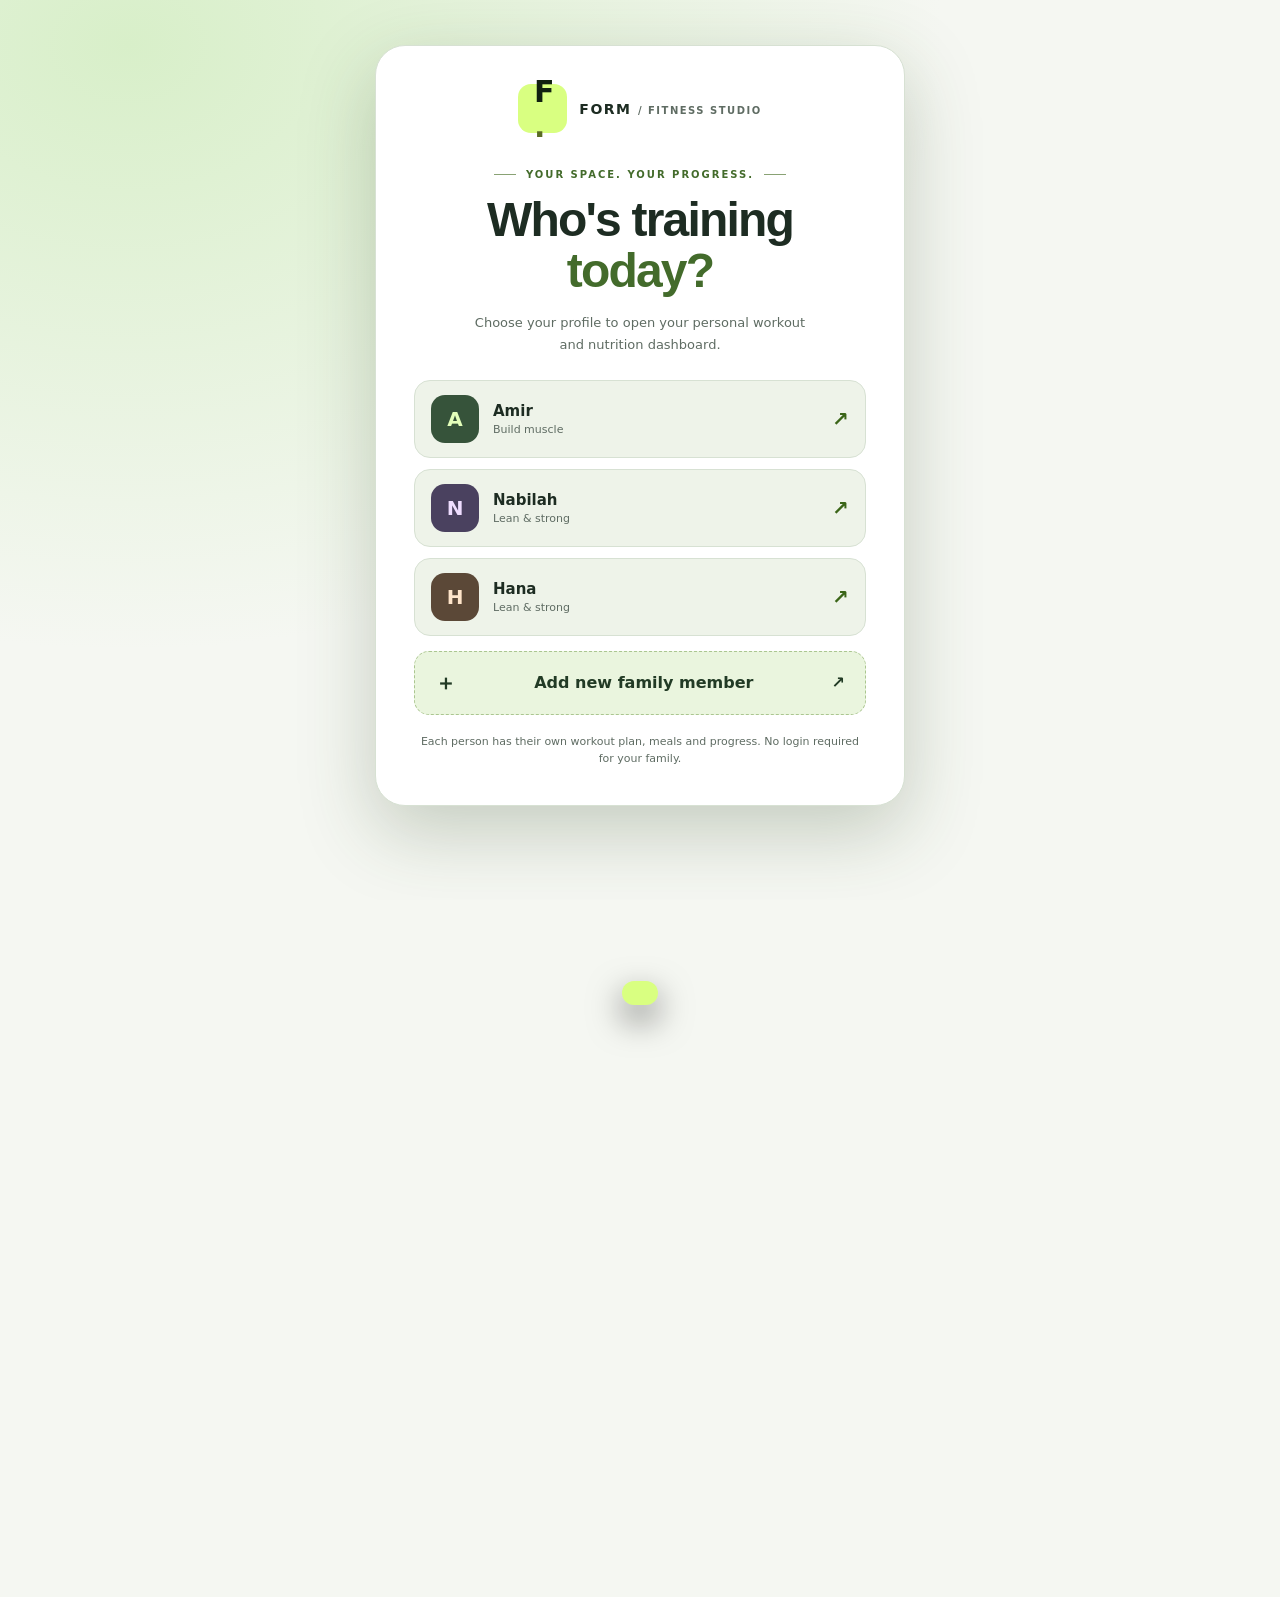
<file: meals.html>
<!doctype html>
<html lang="en">
<head>
  <meta charset="utf-8" />
  <meta name="viewport" content="width=device-width, initial-scale=1, viewport-fit=cover" />
  <meta name="theme-color" content="#0d1115" />
  <script>
    // Apply theme before the stylesheet loads to prevent a bright/dark flash.
    (function () {
      var theme = "dark";
      try {
        var saved = localStorage.getItem("form_theme");
        theme = (saved === "light" || saved === "dark") ? saved :
          (window.matchMedia && window.matchMedia("(prefers-color-scheme: light)").matches ? "light" : "dark");
      } catch (e) { /* Storage may be blocked by the browser. */ }
      // Block the planner until a member chooses their own profile on this visit.
      try {
        if (sessionStorage.getItem('form_member_confirmed') !== '1') {
          document.documentElement.classList.add('profile-gate-open');
        }
      } catch (e) { document.documentElement.classList.add('profile-gate-open'); }
      document.documentElement.dataset.theme = theme;
      document.querySelector('meta[name="theme-color"]').content = theme === "light" ? "#f5f7f2" : "#0d1115";
    })();
  </script>
  <meta name="description" content="A personal home gym, meal and progress planner for the whole crew." />
  <title>Diet Schedule / FORM Gym Planner</title>
  <link rel="stylesheet" href="styles.css" />
  <script src="config.js" defer></script>
  <script src="app.js" defer></script>
</head>
<body data-page="meals" class="subpage">
  <section id="entryGate" class="entry-gate" role="dialog" aria-modal="true" aria-labelledby="entryGateTitle" aria-describedby="entryGateSubtitle">
    <div class="entry-orb entry-orb-one" aria-hidden="true"></div>
    <div class="entry-orb entry-orb-two" aria-hidden="true"></div>
    <div class="entry-panel">
      <div class="entry-logo" aria-label="FORM Fitness Studio"><span class="entry-logo-mark">F<span>.</span></span><span>FORM <b>/ FITNESS STUDIO</b></span></div>
      <div class="entry-kicker"><span class="entry-kicker-line"></span> YOUR SPACE. YOUR PROGRESS. <span class="entry-kicker-line"></span></div>
      <h1 id="entryGateTitle">Who's training <em>today?</em></h1>
      <p id="entryGateSubtitle" class="entry-description">Choose your profile to open your personal workout and nutrition dashboard.</p>
      <div id="entryProfileOptions" class="entry-profiles" aria-label="Choose your member profile">
        <button type="button" class="entry-profile" data-enter-profile="amir"><span class="entry-avatar">A</span><strong>Amir</strong><small>Build muscle</small><span class="entry-arrow" aria-hidden="true">↗</span></button>
        <button type="button" class="entry-profile" data-enter-profile="nabilah"><span class="entry-avatar">N</span><strong>Nabilah</strong><small>Lean &amp; strong</small><span class="entry-arrow" aria-hidden="true">↗</span></button>
        <button type="button" class="entry-profile" data-enter-profile="hana"><span class="entry-avatar">H</span><strong>Hana</strong><small>Lean &amp; strong</small><span class="entry-arrow" aria-hidden="true">↗</span></button>
      </div>
      <a class="entry-add-member" href="add-member.html"><span>＋</span> Add new family member <span>↗</span></a>
      <p class="entry-footnote">Each person has their own workout plan, meals and progress. No login required for your family.</p>
    </div>
  </section>
  <div class="app-shell">
    <header class="topbar">
      <a href="index.html" data-page-link="home" class="brand" aria-label="FORM home"><span class="brand-mark">F<span class="brand-dot">.</span></span><span class="brand-caption">FORM<span> / FITNESS STUDIO</span></span></a>
      <div class="header-actions">
        <span id="activeMemberBadge" class="active-member">ACTIVE MEMBER</span><span id="syncStatus" class="sync-pill"><span class="status-dot"></span>Connecting…</span>
        <button class="icon-button member-switch" type="button" data-action="switch-member" aria-label="Switch member" title="Switch member">
          <svg viewBox="0 0 24 24" width="19" height="19" fill="none" stroke="currentColor" stroke-width="1.8" stroke-linecap="round" stroke-linejoin="round" aria-hidden="true"><circle cx="9" cy="8" r="3"/><path d="M3.5 19v-1.1A5.2 5.2 0 0 1 8.7 12.7h.6a5.2 5.2 0 0 1 5.2 5.2V19M16.5 5.8a3 3 0 0 1 0 5.7M17.2 13.5a4.3 4.3 0 0 1 3.3 4.2V19"/></svg>
        </button>
        <button class="icon-button theme-toggle" type="button" data-action="toggle-theme" aria-label="Switch appearance" title="Switch appearance">
          <svg class="theme-icon icon-sun" viewBox="0 0 24 24" width="19" height="19" fill="none" stroke="currentColor" stroke-width="1.9" stroke-linecap="round" stroke-linejoin="round" aria-hidden="true"><circle cx="12" cy="12" r="4"/><path d="M12 2v2m0 16v2M4.93 4.93l1.42 1.42m11.3 11.3 1.42 1.42M2 12h2m16 0h2M4.93 19.07l1.42-1.42m11.3-11.3 1.42-1.42"/></svg>
          <svg class="theme-icon icon-moon" viewBox="0 0 24 24" width="19" height="19" fill="none" stroke="currentColor" stroke-width="1.9" stroke-linecap="round" stroke-linejoin="round" aria-hidden="true"><path d="M20.9 13a9 9 0 0 1-9.9-9.9A9 9 0 1 0 20.9 13Z"/></svg>
        </button>
        <button class="icon-button" type="button" data-action="settings" aria-label="Google Sheets sync status" title="Google Sheets sync">
          <svg viewBox="0 0 24 24" width="19" height="19" fill="none" stroke="currentColor" stroke-width="1.8" stroke-linecap="round" stroke-linejoin="round"><circle cx="12" cy="12" r="3"/><path d="m19.4 15 .15.17 1.41 1.09-1.41 2.44-1.71-.62a8 8 0 0 1-1.64.94L15.9 21h-2.82l-.31-1.98a8 8 0 0 1-1.64-.94l-1.71.62-1.41-2.44L9.42 15a8 8 0 0 1 0-1.9L8.01 12l1.41-2.44 1.71.62a8 8 0 0 1 1.64-.94L13.08 7h2.82l.31 2.24a8 8 0 0 1 1.64.94l1.71-.62L20.97 12l-1.41 1.1a8 8 0 0 1-.16 1.9Z" transform="translate(-2 -2)"/></svg>
        </button>
      </div>
    </header>
    <nav class="desktop-nav" aria-label="Primary navigation"><a href="index.html" data-page-link="home" class="page-nav-link " >Dashboard</a><a href="plans.html" data-page-link="plans" class="page-nav-link " >Workout Plans</a><a href="schedule.html" data-page-link="schedule" class="page-nav-link " >Workout Schedule</a><a href="diet.html" data-page-link="diet" class="page-nav-link " >Diet Plan</a><a href="meals.html" data-page-link="meals" class="page-nav-link active" aria-current="page">Diet Schedule</a></nav>
    <main id="main-content">
      <div class="page-intro"><div class="eyebrow"><span class="little-square"></span> PERSONAL FITNESS / DIET SCHEDULE</div><p>Daily meals and water tracking</p></div>
      <div id="modeNotice" class="mode-notice" role="status">Demo mode: progress is temporary in this tab. Connect Google Sheets to keep it long-term. <button type="button" data-action="settings">Connect now <span aria-hidden="true">↗</span></button></div>
      <section id="content" class="content-area" aria-live="polite"></section>
      <footer class="footer"><span>FORM / HOME GYM</span><span>Made to show up. Every week.</span></footer>
    </main>
  </div>
  <nav class="mobile-dock" aria-label="Quick navigation"><a href="index.html" data-page-link="home" class="" ><span>⌂</span><small>Home</small></a><a href="plans.html" data-page-link="plans" class="" ><span>▦</span><small>Plans</small></a><a href="schedule.html" data-page-link="schedule" class="" ><span>◫</span><small>Week</small></a><a href="diet.html" data-page-link="diet" class="" ><span>◉</span><small>Diet</small></a><a href="meals.html" data-page-link="meals" class="active" aria-current="page"><span>▤</span><small>Meals</small></a></nav>

  <dialog id="settingsDialog" class="dialog">
    <div class="dialog-heading"><div><span class="section-overline">CLOUD STORAGE</span><h2>Google Sheets sync</h2></div><button type="button" data-close class="icon-button" aria-label="Close">×</button></div>
    <p class="dialog-desc">Your family's gym app connects to Google Sheets automatically. There is no URL or key to enter on this device.</p>
    <p id="connectFeedback" class="connect-feedback" role="status">Checking connection…</p>
    <div class="dialog-actions"><button type="button" data-close class="button-ghost">Close</button><button type="button" class="button-primary" data-action="retry-connect">Retry connection ↻</button></div>
  </dialog>

  <dialog id="profileDialog" class="dialog">
    <form id="profileForm" method="dialog">
      <div class="dialog-heading"><div><span class="section-overline">PERSONAL SETUP</span><h2 id="profileFormTitle">Edit profile</h2></div><button type="button" data-close class="icon-button" aria-label="Close">×</button></div>
      <p class="dialog-desc">Calorie targets are starting estimates for adults—not individually calculated prescriptions. Update them based on age, activity and progress.</p>
      <input type="hidden" name="id" id="editId" />
      <div class="form-grid">
        <label>Display name<input type="text" class="text-input" name="name" maxlength="30" required /></label>
        <label>Training goal<select class="text-input" name="goal"><option value="muscle">Build muscle</option><option value="fatloss">Lose fat + build strength</option></select></label>
        <label>Height (cm)<input type="number" min="100" max="230" step="1" name="height" class="text-input" required /></label>
        <label>Current weight (kg)<input type="number" min="25" max="300" step="0.1" name="weight" class="text-input" required /></label>
        <label>Daily calories (kcal)<input type="number" min="1200" max="5500" step="10" name="calories" class="text-input" required /></label>
        <label>Protein goal (g)<input type="number" min="30" max="300" step="5" name="protein" class="text-input" required /></label>
        <label>Water goal (L)<input type="number" min="1" max="6" step="0.1" name="water" class="text-input" required /></label>
      </div>
      <div class="dialog-actions"><button type="button" data-close class="button-ghost">Cancel</button><button type="submit" class="button-primary">Save profile <span>↗</span></button></div>
    </form>
  </dialog>
  <div id="toast" class="toast" role="status" aria-live="polite"></div>
</body>
</html>
</file>
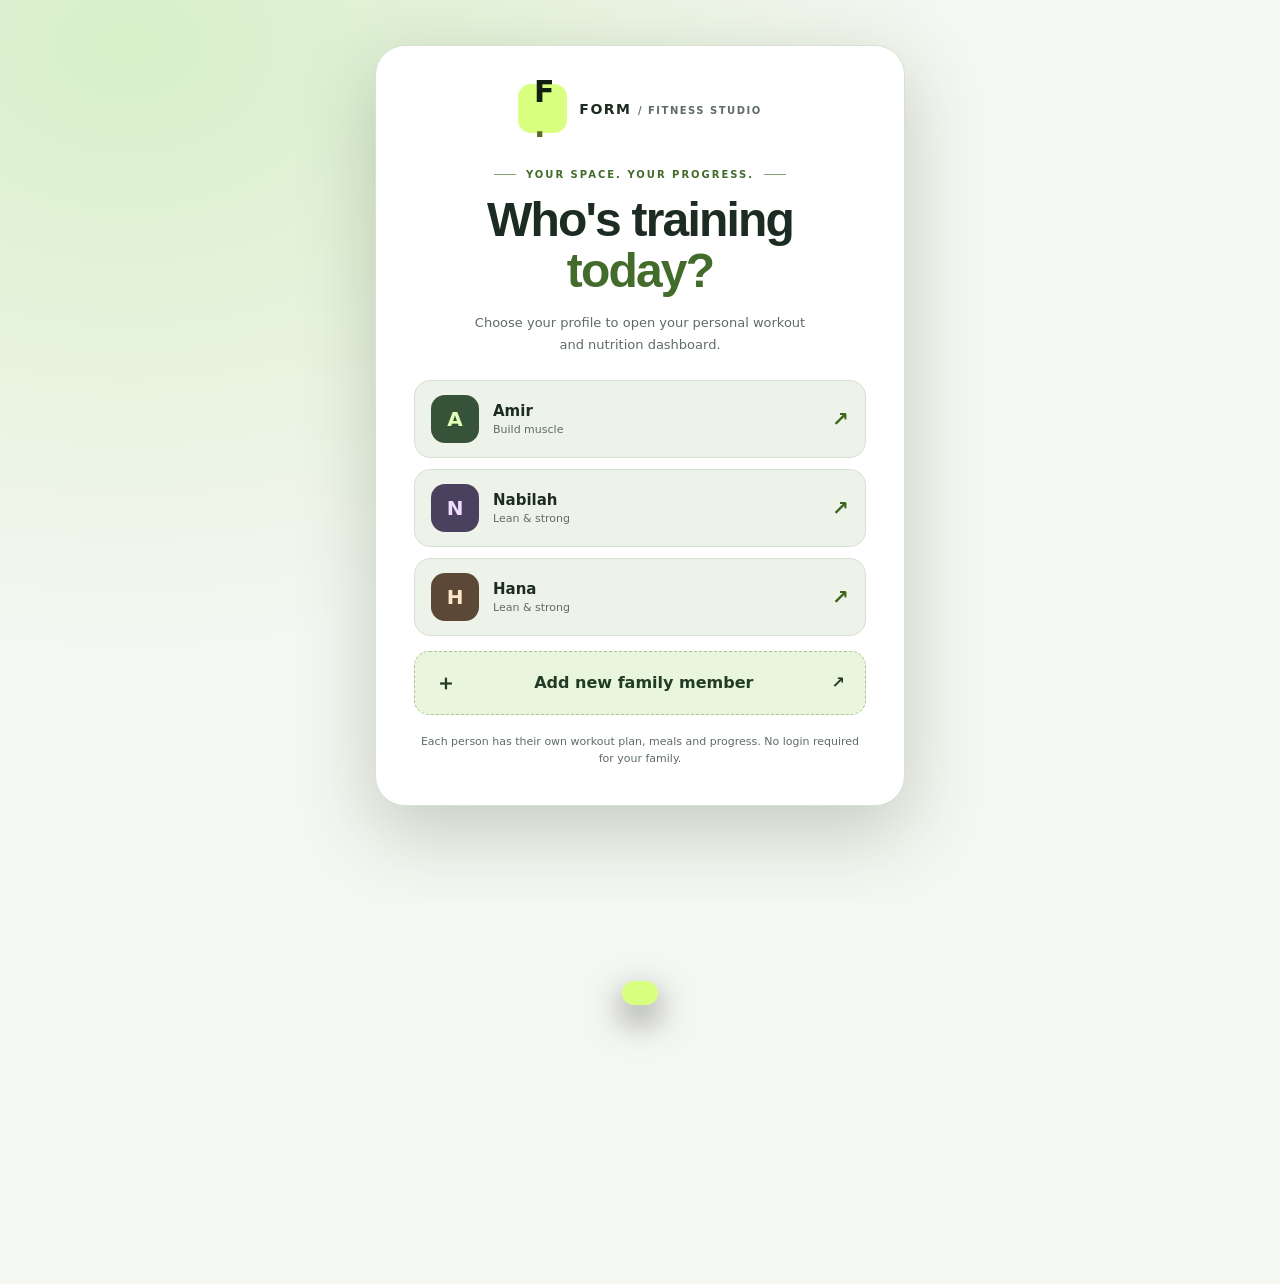
<file: plans.html>
<!doctype html>
<html lang="en">
<head>
  <meta charset="utf-8" />
  <meta name="viewport" content="width=device-width, initial-scale=1, viewport-fit=cover" />
  <meta name="theme-color" content="#0d1115" />
  <script>
    // Apply theme before the stylesheet loads to prevent a bright/dark flash.
    (function () {
      var theme = "dark";
      try {
        var saved = localStorage.getItem("form_theme");
        theme = (saved === "light" || saved === "dark") ? saved :
          (window.matchMedia && window.matchMedia("(prefers-color-scheme: light)").matches ? "light" : "dark");
      } catch (e) { /* Storage may be blocked by the browser. */ }
      // Block the planner until a member chooses their own profile on this visit.
      try {
        if (sessionStorage.getItem('form_member_confirmed') !== '1') {
          document.documentElement.classList.add('profile-gate-open');
        }
      } catch (e) { document.documentElement.classList.add('profile-gate-open'); }
      document.documentElement.dataset.theme = theme;
      document.querySelector('meta[name="theme-color"]').content = theme === "light" ? "#f5f7f2" : "#0d1115";
    })();
  </script>
  <meta name="description" content="A personal home gym, meal and progress planner for the whole crew." />
  <title>Workout Plans / FORM Gym Planner</title>
  <link rel="stylesheet" href="styles.css" />
  <script src="config.js" defer></script>
  <script src="app.js" defer></script>
</head>
<body data-page="plans" class="subpage">
  <section id="entryGate" class="entry-gate" role="dialog" aria-modal="true" aria-labelledby="entryGateTitle" aria-describedby="entryGateSubtitle">
    <div class="entry-orb entry-orb-one" aria-hidden="true"></div>
    <div class="entry-orb entry-orb-two" aria-hidden="true"></div>
    <div class="entry-panel">
      <div class="entry-logo" aria-label="FORM Fitness Studio"><span class="entry-logo-mark">F<span>.</span></span><span>FORM <b>/ FITNESS STUDIO</b></span></div>
      <div class="entry-kicker"><span class="entry-kicker-line"></span> YOUR SPACE. YOUR PROGRESS. <span class="entry-kicker-line"></span></div>
      <h1 id="entryGateTitle">Who's training <em>today?</em></h1>
      <p id="entryGateSubtitle" class="entry-description">Choose your profile to open your personal workout and nutrition dashboard.</p>
      <div id="entryProfileOptions" class="entry-profiles" aria-label="Choose your member profile">
        <button type="button" class="entry-profile" data-enter-profile="amir"><span class="entry-avatar">A</span><strong>Amir</strong><small>Build muscle</small><span class="entry-arrow" aria-hidden="true">↗</span></button>
        <button type="button" class="entry-profile" data-enter-profile="nabilah"><span class="entry-avatar">N</span><strong>Nabilah</strong><small>Lean &amp; strong</small><span class="entry-arrow" aria-hidden="true">↗</span></button>
        <button type="button" class="entry-profile" data-enter-profile="hana"><span class="entry-avatar">H</span><strong>Hana</strong><small>Lean &amp; strong</small><span class="entry-arrow" aria-hidden="true">↗</span></button>
      </div>
      <a class="entry-add-member" href="add-member.html"><span>＋</span> Add new family member <span>↗</span></a>
      <p class="entry-footnote">Each person has their own workout plan, meals and progress. No login required for your family.</p>
    </div>
  </section>
  <div class="app-shell">
    <header class="topbar">
      <a href="index.html" data-page-link="home" class="brand" aria-label="FORM home"><span class="brand-mark">F<span class="brand-dot">.</span></span><span class="brand-caption">FORM<span> / FITNESS STUDIO</span></span></a>
      <div class="header-actions">
        <span id="activeMemberBadge" class="active-member">ACTIVE MEMBER</span><span id="syncStatus" class="sync-pill"><span class="status-dot"></span>Connecting…</span>
        <button class="icon-button member-switch" type="button" data-action="switch-member" aria-label="Switch member" title="Switch member">
          <svg viewBox="0 0 24 24" width="19" height="19" fill="none" stroke="currentColor" stroke-width="1.8" stroke-linecap="round" stroke-linejoin="round" aria-hidden="true"><circle cx="9" cy="8" r="3"/><path d="M3.5 19v-1.1A5.2 5.2 0 0 1 8.7 12.7h.6a5.2 5.2 0 0 1 5.2 5.2V19M16.5 5.8a3 3 0 0 1 0 5.7M17.2 13.5a4.3 4.3 0 0 1 3.3 4.2V19"/></svg>
        </button>
        <button class="icon-button theme-toggle" type="button" data-action="toggle-theme" aria-label="Switch appearance" title="Switch appearance">
          <svg class="theme-icon icon-sun" viewBox="0 0 24 24" width="19" height="19" fill="none" stroke="currentColor" stroke-width="1.9" stroke-linecap="round" stroke-linejoin="round" aria-hidden="true"><circle cx="12" cy="12" r="4"/><path d="M12 2v2m0 16v2M4.93 4.93l1.42 1.42m11.3 11.3 1.42 1.42M2 12h2m16 0h2M4.93 19.07l1.42-1.42m11.3-11.3 1.42-1.42"/></svg>
          <svg class="theme-icon icon-moon" viewBox="0 0 24 24" width="19" height="19" fill="none" stroke="currentColor" stroke-width="1.9" stroke-linecap="round" stroke-linejoin="round" aria-hidden="true"><path d="M20.9 13a9 9 0 0 1-9.9-9.9A9 9 0 1 0 20.9 13Z"/></svg>
        </button>
        <button class="icon-button" type="button" data-action="settings" aria-label="Google Sheets sync status" title="Google Sheets sync">
          <svg viewBox="0 0 24 24" width="19" height="19" fill="none" stroke="currentColor" stroke-width="1.8" stroke-linecap="round" stroke-linejoin="round"><circle cx="12" cy="12" r="3"/><path d="m19.4 15 .15.17 1.41 1.09-1.41 2.44-1.71-.62a8 8 0 0 1-1.64.94L15.9 21h-2.82l-.31-1.98a8 8 0 0 1-1.64-.94l-1.71.62-1.41-2.44L9.42 15a8 8 0 0 1 0-1.9L8.01 12l1.41-2.44 1.71.62a8 8 0 0 1 1.64-.94L13.08 7h2.82l.31 2.24a8 8 0 0 1 1.64.94l1.71-.62L20.97 12l-1.41 1.1a8 8 0 0 1-.16 1.9Z" transform="translate(-2 -2)"/></svg>
        </button>
      </div>
    </header>
    <nav class="desktop-nav" aria-label="Primary navigation"><a href="index.html" data-page-link="home" class="page-nav-link " >Dashboard</a><a href="plans.html" data-page-link="plans" class="page-nav-link active" aria-current="page">Workout Plans</a><a href="schedule.html" data-page-link="schedule" class="page-nav-link " >Workout Schedule</a><a href="diet.html" data-page-link="diet" class="page-nav-link " >Diet Plan</a><a href="meals.html" data-page-link="meals" class="page-nav-link " >Diet Schedule</a></nav>
    <main id="main-content">
      <div class="page-intro"><div class="eyebrow"><span class="little-square"></span> PERSONAL FITNESS / WORKOUT PLANS</div><p>Build strength with the equipment you own</p></div>
      <div id="modeNotice" class="mode-notice" role="status">Demo mode: progress is temporary in this tab. Connect Google Sheets to keep it long-term. <button type="button" data-action="settings">Connect now <span aria-hidden="true">↗</span></button></div>
      <section id="content" class="content-area" aria-live="polite"></section>
      <footer class="footer"><span>FORM / HOME GYM</span><span>Made to show up. Every week.</span></footer>
    </main>
  </div>
  <nav class="mobile-dock" aria-label="Quick navigation"><a href="index.html" data-page-link="home" class="" ><span>⌂</span><small>Home</small></a><a href="plans.html" data-page-link="plans" class="active" aria-current="page"><span>▦</span><small>Plans</small></a><a href="schedule.html" data-page-link="schedule" class="" ><span>◫</span><small>Week</small></a><a href="diet.html" data-page-link="diet" class="" ><span>◉</span><small>Diet</small></a><a href="meals.html" data-page-link="meals" class="" ><span>▤</span><small>Meals</small></a></nav>

  <dialog id="settingsDialog" class="dialog">
    <div class="dialog-heading"><div><span class="section-overline">CLOUD STORAGE</span><h2>Google Sheets sync</h2></div><button type="button" data-close class="icon-button" aria-label="Close">×</button></div>
    <p class="dialog-desc">Your family's gym app connects to Google Sheets automatically. There is no URL or key to enter on this device.</p>
    <p id="connectFeedback" class="connect-feedback" role="status">Checking connection…</p>
    <div class="dialog-actions"><button type="button" data-close class="button-ghost">Close</button><button type="button" class="button-primary" data-action="retry-connect">Retry connection ↻</button></div>
  </dialog>

  <dialog id="profileDialog" class="dialog">
    <form id="profileForm" method="dialog">
      <div class="dialog-heading"><div><span class="section-overline">PERSONAL SETUP</span><h2 id="profileFormTitle">Edit profile</h2></div><button type="button" data-close class="icon-button" aria-label="Close">×</button></div>
      <p class="dialog-desc">Calorie targets are starting estimates for adults—not individually calculated prescriptions. Update them based on age, activity and progress.</p>
      <input type="hidden" name="id" id="editId" />
      <div class="form-grid">
        <label>Display name<input type="text" class="text-input" name="name" maxlength="30" required /></label>
        <label>Training goal<select class="text-input" name="goal"><option value="muscle">Build muscle</option><option value="fatloss">Lose fat + build strength</option></select></label>
        <label>Height (cm)<input type="number" min="100" max="230" step="1" name="height" class="text-input" required /></label>
        <label>Current weight (kg)<input type="number" min="25" max="300" step="0.1" name="weight" class="text-input" required /></label>
        <label>Daily calories (kcal)<input type="number" min="1200" max="5500" step="10" name="calories" class="text-input" required /></label>
        <label>Protein goal (g)<input type="number" min="30" max="300" step="5" name="protein" class="text-input" required /></label>
        <label>Water goal (L)<input type="number" min="1" max="6" step="0.1" name="water" class="text-input" required /></label>
      </div>
      <div class="dialog-actions"><button type="button" data-close class="button-ghost">Cancel</button><button type="submit" class="button-primary">Save profile <span>↗</span></button></div>
    </form>
  </dialog>
  <div id="toast" class="toast" role="status" aria-live="polite"></div>
</body>
</html>
</file>
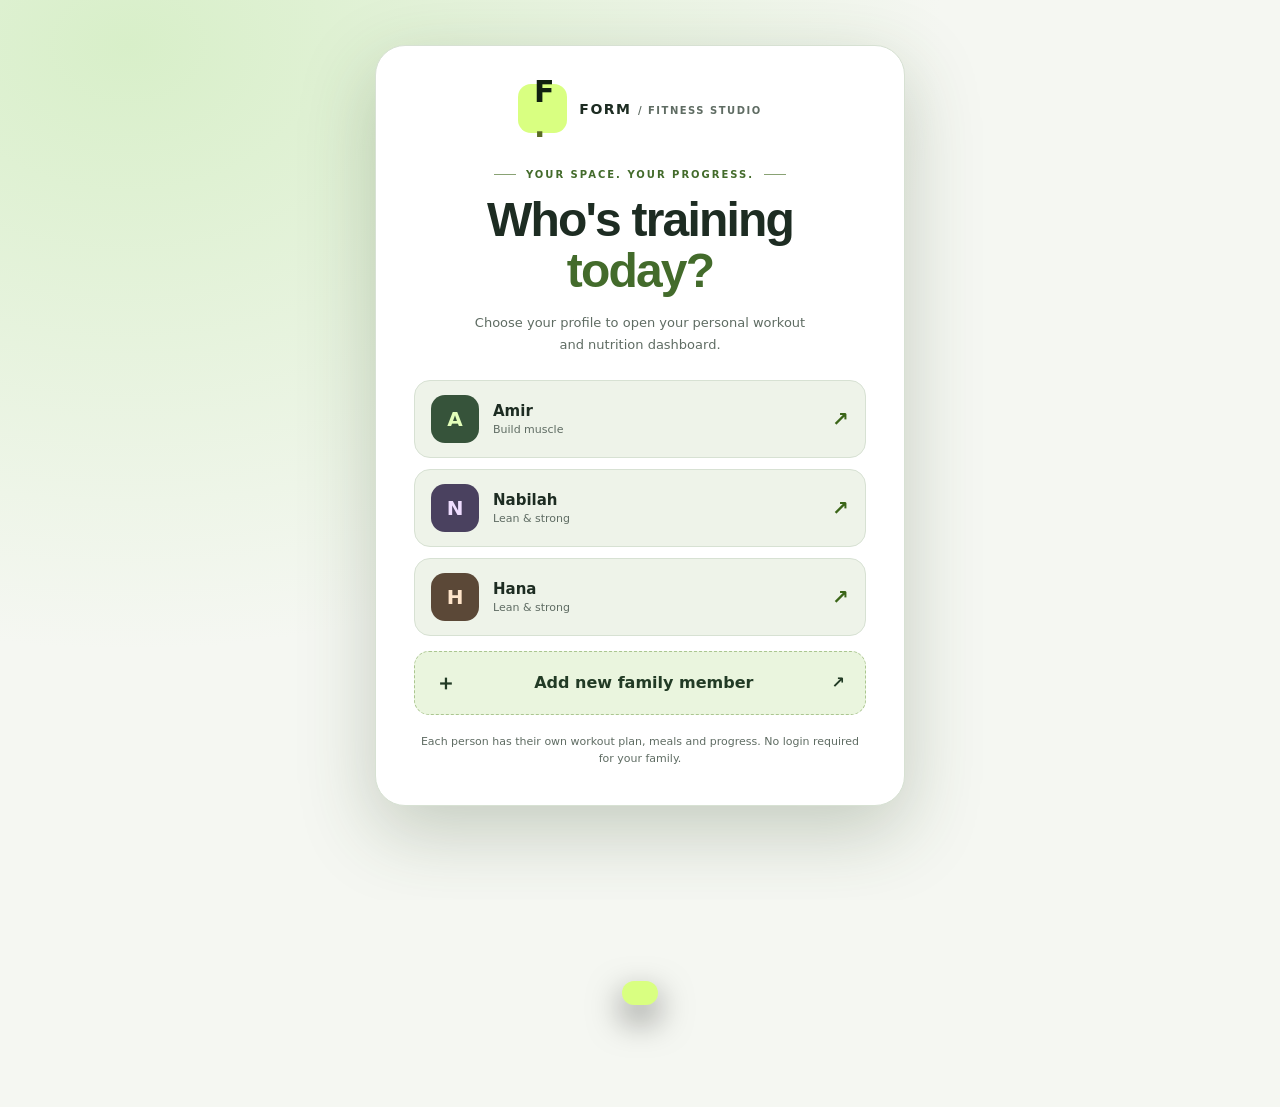
<file: schedule.html>
<!doctype html>
<html lang="en">
<head>
  <meta charset="utf-8" />
  <meta name="viewport" content="width=device-width, initial-scale=1, viewport-fit=cover" />
  <meta name="theme-color" content="#0d1115" />
  <script>
    // Apply theme before the stylesheet loads to prevent a bright/dark flash.
    (function () {
      var theme = "dark";
      try {
        var saved = localStorage.getItem("form_theme");
        theme = (saved === "light" || saved === "dark") ? saved :
          (window.matchMedia && window.matchMedia("(prefers-color-scheme: light)").matches ? "light" : "dark");
      } catch (e) { /* Storage may be blocked by the browser. */ }
      // Block the planner until a member chooses their own profile on this visit.
      try {
        if (sessionStorage.getItem('form_member_confirmed') !== '1') {
          document.documentElement.classList.add('profile-gate-open');
        }
      } catch (e) { document.documentElement.classList.add('profile-gate-open'); }
      document.documentElement.dataset.theme = theme;
      document.querySelector('meta[name="theme-color"]').content = theme === "light" ? "#f5f7f2" : "#0d1115";
    })();
  </script>
  <meta name="description" content="A personal home gym, meal and progress planner for the whole crew." />
  <title>Workout Schedule / FORM Gym Planner</title>
  <link rel="stylesheet" href="styles.css" />
  <script src="config.js" defer></script>
  <script src="app.js" defer></script>
</head>
<body data-page="schedule" class="subpage">
  <section id="entryGate" class="entry-gate" role="dialog" aria-modal="true" aria-labelledby="entryGateTitle" aria-describedby="entryGateSubtitle">
    <div class="entry-orb entry-orb-one" aria-hidden="true"></div>
    <div class="entry-orb entry-orb-two" aria-hidden="true"></div>
    <div class="entry-panel">
      <div class="entry-logo" aria-label="FORM Fitness Studio"><span class="entry-logo-mark">F<span>.</span></span><span>FORM <b>/ FITNESS STUDIO</b></span></div>
      <div class="entry-kicker"><span class="entry-kicker-line"></span> YOUR SPACE. YOUR PROGRESS. <span class="entry-kicker-line"></span></div>
      <h1 id="entryGateTitle">Who's training <em>today?</em></h1>
      <p id="entryGateSubtitle" class="entry-description">Choose your profile to open your personal workout and nutrition dashboard.</p>
      <div id="entryProfileOptions" class="entry-profiles" aria-label="Choose your member profile">
        <button type="button" class="entry-profile" data-enter-profile="amir"><span class="entry-avatar">A</span><strong>Amir</strong><small>Build muscle</small><span class="entry-arrow" aria-hidden="true">↗</span></button>
        <button type="button" class="entry-profile" data-enter-profile="nabilah"><span class="entry-avatar">N</span><strong>Nabilah</strong><small>Lean &amp; strong</small><span class="entry-arrow" aria-hidden="true">↗</span></button>
        <button type="button" class="entry-profile" data-enter-profile="hana"><span class="entry-avatar">H</span><strong>Hana</strong><small>Lean &amp; strong</small><span class="entry-arrow" aria-hidden="true">↗</span></button>
      </div>
      <a class="entry-add-member" href="add-member.html"><span>＋</span> Add new family member <span>↗</span></a>
      <p class="entry-footnote">Each person has their own workout plan, meals and progress. No login required for your family.</p>
    </div>
  </section>
  <div class="app-shell">
    <header class="topbar">
      <a href="index.html" data-page-link="home" class="brand" aria-label="FORM home"><span class="brand-mark">F<span class="brand-dot">.</span></span><span class="brand-caption">FORM<span> / FITNESS STUDIO</span></span></a>
      <div class="header-actions">
        <span id="activeMemberBadge" class="active-member">ACTIVE MEMBER</span><span id="syncStatus" class="sync-pill"><span class="status-dot"></span>Connecting…</span>
        <button class="icon-button member-switch" type="button" data-action="switch-member" aria-label="Switch member" title="Switch member">
          <svg viewBox="0 0 24 24" width="19" height="19" fill="none" stroke="currentColor" stroke-width="1.8" stroke-linecap="round" stroke-linejoin="round" aria-hidden="true"><circle cx="9" cy="8" r="3"/><path d="M3.5 19v-1.1A5.2 5.2 0 0 1 8.7 12.7h.6a5.2 5.2 0 0 1 5.2 5.2V19M16.5 5.8a3 3 0 0 1 0 5.7M17.2 13.5a4.3 4.3 0 0 1 3.3 4.2V19"/></svg>
        </button>
        <button class="icon-button theme-toggle" type="button" data-action="toggle-theme" aria-label="Switch appearance" title="Switch appearance">
          <svg class="theme-icon icon-sun" viewBox="0 0 24 24" width="19" height="19" fill="none" stroke="currentColor" stroke-width="1.9" stroke-linecap="round" stroke-linejoin="round" aria-hidden="true"><circle cx="12" cy="12" r="4"/><path d="M12 2v2m0 16v2M4.93 4.93l1.42 1.42m11.3 11.3 1.42 1.42M2 12h2m16 0h2M4.93 19.07l1.42-1.42m11.3-11.3 1.42-1.42"/></svg>
          <svg class="theme-icon icon-moon" viewBox="0 0 24 24" width="19" height="19" fill="none" stroke="currentColor" stroke-width="1.9" stroke-linecap="round" stroke-linejoin="round" aria-hidden="true"><path d="M20.9 13a9 9 0 0 1-9.9-9.9A9 9 0 1 0 20.9 13Z"/></svg>
        </button>
        <button class="icon-button" type="button" data-action="settings" aria-label="Google Sheets sync status" title="Google Sheets sync">
          <svg viewBox="0 0 24 24" width="19" height="19" fill="none" stroke="currentColor" stroke-width="1.8" stroke-linecap="round" stroke-linejoin="round"><circle cx="12" cy="12" r="3"/><path d="m19.4 15 .15.17 1.41 1.09-1.41 2.44-1.71-.62a8 8 0 0 1-1.64.94L15.9 21h-2.82l-.31-1.98a8 8 0 0 1-1.64-.94l-1.71.62-1.41-2.44L9.42 15a8 8 0 0 1 0-1.9L8.01 12l1.41-2.44 1.71.62a8 8 0 0 1 1.64-.94L13.08 7h2.82l.31 2.24a8 8 0 0 1 1.64.94l1.71-.62L20.97 12l-1.41 1.1a8 8 0 0 1-.16 1.9Z" transform="translate(-2 -2)"/></svg>
        </button>
      </div>
    </header>
    <nav class="desktop-nav" aria-label="Primary navigation"><a href="index.html" data-page-link="home" class="page-nav-link " >Dashboard</a><a href="plans.html" data-page-link="plans" class="page-nav-link " >Workout Plans</a><a href="schedule.html" data-page-link="schedule" class="page-nav-link active" aria-current="page">Workout Schedule</a><a href="diet.html" data-page-link="diet" class="page-nav-link " >Diet Plan</a><a href="meals.html" data-page-link="meals" class="page-nav-link " >Diet Schedule</a></nav>
    <main id="main-content">
      <div class="page-intro"><div class="eyebrow"><span class="little-square"></span> PERSONAL FITNESS / WORKOUT SCHEDULE</div><p>Monday to Sunday, at your pace</p></div>
      <div id="modeNotice" class="mode-notice" role="status">Demo mode: progress is temporary in this tab. Connect Google Sheets to keep it long-term. <button type="button" data-action="settings">Connect now <span aria-hidden="true">↗</span></button></div>
      <section id="content" class="content-area" aria-live="polite"></section>
      <footer class="footer"><span>FORM / HOME GYM</span><span>Made to show up. Every week.</span></footer>
    </main>
  </div>
  <nav class="mobile-dock" aria-label="Quick navigation"><a href="index.html" data-page-link="home" class="" ><span>⌂</span><small>Home</small></a><a href="plans.html" data-page-link="plans" class="" ><span>▦</span><small>Plans</small></a><a href="schedule.html" data-page-link="schedule" class="active" aria-current="page"><span>◫</span><small>Week</small></a><a href="diet.html" data-page-link="diet" class="" ><span>◉</span><small>Diet</small></a><a href="meals.html" data-page-link="meals" class="" ><span>▤</span><small>Meals</small></a></nav>

  <dialog id="settingsDialog" class="dialog">
    <div class="dialog-heading"><div><span class="section-overline">CLOUD STORAGE</span><h2>Google Sheets sync</h2></div><button type="button" data-close class="icon-button" aria-label="Close">×</button></div>
    <p class="dialog-desc">Your family's gym app connects to Google Sheets automatically. There is no URL or key to enter on this device.</p>
    <p id="connectFeedback" class="connect-feedback" role="status">Checking connection…</p>
    <div class="dialog-actions"><button type="button" data-close class="button-ghost">Close</button><button type="button" class="button-primary" data-action="retry-connect">Retry connection ↻</button></div>
  </dialog>

  <dialog id="profileDialog" class="dialog">
    <form id="profileForm" method="dialog">
      <div class="dialog-heading"><div><span class="section-overline">PERSONAL SETUP</span><h2 id="profileFormTitle">Edit profile</h2></div><button type="button" data-close class="icon-button" aria-label="Close">×</button></div>
      <p class="dialog-desc">Calorie targets are starting estimates for adults—not individually calculated prescriptions. Update them based on age, activity and progress.</p>
      <input type="hidden" name="id" id="editId" />
      <div class="form-grid">
        <label>Display name<input type="text" class="text-input" name="name" maxlength="30" required /></label>
        <label>Training goal<select class="text-input" name="goal"><option value="muscle">Build muscle</option><option value="fatloss">Lose fat + build strength</option></select></label>
        <label>Height (cm)<input type="number" min="100" max="230" step="1" name="height" class="text-input" required /></label>
        <label>Current weight (kg)<input type="number" min="25" max="300" step="0.1" name="weight" class="text-input" required /></label>
        <label>Daily calories (kcal)<input type="number" min="1200" max="5500" step="10" name="calories" class="text-input" required /></label>
        <label>Protein goal (g)<input type="number" min="30" max="300" step="5" name="protein" class="text-input" required /></label>
        <label>Water goal (L)<input type="number" min="1" max="6" step="0.1" name="water" class="text-input" required /></label>
      </div>
      <div class="dialog-actions"><button type="button" data-close class="button-ghost">Cancel</button><button type="submit" class="button-primary">Save profile <span>↗</span></button></div>
    </form>
  </dialog>
  <div id="toast" class="toast" role="status" aria-live="polite"></div>
</body>
</html>
</file>
<file: styles.css>
:root{--bg:#0d1115;--surface:#161b20;--surface2:#1c2227;--line:#30383e;--muted:#9ba6ad;--text:#f0f3f2;--accent:#d9ff81;--accent-fill:#d9ff81;--soft:#c7d0cf;--warning:#f8d28c;--radius:22px}*{box-sizing:border-box}html{scroll-behavior:smooth}body{margin:0;background:var(--bg);color:var(--text);font-family:'DM Sans',system-ui,sans-serif;-webkit-font-smoothing:antialiased}button,input,select{font:inherit}button{cursor:pointer}button:disabled{cursor:wait;opacity:.55}a{color:inherit;text-decoration:none}h1,h2,h3,h4,p{margin-top:0}h1,h2,h3,h4,.eyebrow,.section-overline,.stat-num{font-family:'Space Grotesk',sans-serif}.app-shell{max-width:1160px;margin:auto;padding:0 30px}.topbar{display:flex;justify-content:space-between;align-items:center;height:90px}.brand{display:flex;align-items:center;gap:13px}.brand-mark{display:grid;place-content:center;font-family:'Space Grotesk';font-size:30px;letter-spacing:-3px;font-weight:700;width:45px;height:45px;border-radius:12px;background:var(--accent-fill);color:#0d1115}.brand-dot{color:#4f6c29}.brand-caption{font-weight:800;letter-spacing:1.8px;font-size:14px}.brand-caption span{font-size:9px;color:var(--muted);margin-left:4px;font-weight:600;letter-spacing:1px}.header-actions{display:flex;gap:13px;align-items:center}.sync-pill{font-size:12px;border:1px solid var(--line);padding:10px 14px;border-radius:100px;color:var(--soft);display:flex;gap:8px;align-items:center}.status-dot{display:inline-block;width:7px;height:7px;background:var(--warning);border-radius:50%}.sync-pill.connected .status-dot{background:var(--accent-fill)}.icon-button{display:grid;place-items:center;min-width:40px;height:40px;padding:0;border-radius:12px;border:1px solid var(--line);color:var(--text);background:var(--surface);font-size:24px}.icon-button:hover{border-color:var(--accent)}.hero{min-height:310px;border-radius:26px;background:#e2f6b1;display:grid;grid-template-columns:1.1fr .9fr;overflow:hidden;color:#152013;position:relative}.hero-copy{padding:45px 48px 30px;z-index:1}.eyebrow{font-size:11px;font-weight:700;letter-spacing:2.4px;display:flex;gap:9px;align-items:center}.little-square{width:6px;height:6px;background:#1d3b11;transform:rotate(45deg)}.hero h1{font-size:clamp(42px,5vw,65px);letter-spacing:-3.8px;line-height:1.02;margin:22px 0 14px;font-weight:700}.hero h1>span{color:#66863a}.hero-period{color:#172c1a}.hero p{color:#40543b;font-size:14px;margin-bottom:25px}.hero-footer{display:flex;align-items:center;gap:10px;font-size:12px;font-weight:700}.hero-icon{width:26px;height:26px;border:1px solid #9ab573;border-radius:50%;display:grid;place-items:center}.hero-art{position:relative;background:radial-gradient(circle at 50% 60%,#d8f29d,#c2dc85 65%,#bed77d);overflow:hidden;display:flex;justify-content:center;align-items:center}.hero-ring{border:1.5px solid #6f8c43;border-radius:50%;position:absolute;aspect-ratio:1;top:50%;left:50%;transform:translate(-50%,-50%)}.ring-one{width:85%}.ring-two{width:60%}.ring-three{width:115%}.hero-ring:before,.hero-ring:after{content:'';position:absolute;border-radius:50%;background:#6a8848;width:6px;height:6px;top:15%;left:14%}.hero-ring:after{top:80%;left:85%}.hero-art-title{font-family:'Space Grotesk';font-weight:700;line-height:.82;letter-spacing:-8px;text-align:center;transform:rotate(-10deg);font-size:clamp(60px,8vw,118px);color:#274422;z-index:1}.hero-art-sub{position:absolute;right:14px;bottom:20px;font-size:10px;letter-spacing:1.5px;transform:rotate(-90deg);transform-origin:right bottom;font-weight:700}.profile-section{margin:37px 0 26px}.section-label-line{display:flex;justify-content:space-between;align-items:flex-end;gap:10px;margin-bottom:16px}.section-overline{font-size:10px;color:var(--accent);font-weight:700;letter-spacing:2.4px}.section-label-line h2{margin:7px 0 0;font-size:23px;letter-spacing:-.6px}.subtle-link{background:none;border:0;color:var(--accent);font-size:12px;font-weight:700;padding:7px 0}.subtle-link:hover{text-decoration:underline}.profile-picker{display:grid;grid-template-columns:repeat(3,1fr);gap:12px}.profile-chip{background:var(--surface);border:1px solid var(--line);padding:16px 18px;min-width:0;border-radius:15px;text-align:left;display:flex;align-items:center;gap:12px;color:var(--text);transition:background .2s,border .2s}.profile-chip.selected,.profile-chip:hover{border-color:var(--accent);background:#202b25}.avatar{width:45px;height:45px;display:grid;place-items:center;border-radius:14px;font-weight:800;font-family:'Space Grotesk';flex-shrink:0;background:var(--tint,#364a2e);color:#f5ffdc}.profile-name{font-weight:700;font-size:15px}.profile-detail{font-size:11px;color:var(--muted);margin-top:3px;white-space:nowrap;overflow:hidden;text-overflow:ellipsis}.profile-check{margin-left:auto;align-self:flex-start;color:var(--accent);font-weight:700}.mode-notice{padding:12px 18px;border:1px solid #635a39;background:#25251d;color:#e7d9a6;border-radius:12px;font-size:12px;margin:0 0 25px;display:flex;justify-content:space-between;align-items:center;gap:8px}.mode-notice button{background:none;border:0;color:#f2efca;font-weight:800;white-space:nowrap;font-size:12px}.mode-notice.hidden{display:none}.dashboard{margin-bottom:28px}.dashboard-top{display:flex;align-items:center;justify-content:space-between;gap:15px;margin:30px 0 17px}.dashboard-top h2{font-size:29px;letter-spacing:-1px;margin:5px 0}.dashboard-sub{font-size:13px;color:var(--muted);margin:0}.button-outline{border:1px solid #5b6b58;border-radius:11px;padding:11px 15px;background:transparent;color:var(--text);font-size:12px;font-weight:700;white-space:nowrap}.button-outline:hover{background:var(--surface)}.dashboard-grid{display:grid;grid-template-columns:1.38fr 1fr;gap:15px}.card{border:1px solid var(--line);background:var(--surface);border-radius:var(--radius);padding:25px;min-width:0}.today-card{background:linear-gradient(120deg,#202b23,#18221d);border-color:#384d37;display:flex;justify-content:space-between;flex-wrap:wrap;gap:10px}.card-overline{font-weight:700;letter-spacing:2px;font-size:10px;color:var(--muted)}.today-card .card-overline{color:#c0dbaf}.today-card h3{font-size:25px;margin:15px 0 6px;letter-spacing:-.9px}.today-card p{font-size:12px;color:#b1c4b2;margin:0 0 19px}.today-card .accent-button{margin-top:8px}.accent-button{background:var(--accent-fill);border:0;border-radius:11px;color:#15230c;padding:12px 17px;font-weight:800;font-size:12px}.accent-button:hover{filter:brightness(.95)}.today-symbol{font-size:70px;line-height:1;font-family:'Space Grotesk';opacity:.19;align-self:center;margin-right:5px}.today-symbol.rest{font-size:60px}.goal-card{display:flex;align-items:center;justify-content:space-between;gap:20px}.goal-card h3{font-size:20px;letter-spacing:-.5px;margin:13px 0 5px}.goal-card p{font-size:11px;color:var(--muted);margin:0}.circle-progress{width:109px;height:109px;border-radius:50%;background:conic-gradient(var(--accent) var(--pct,0%),#343d37 0);display:grid;place-items:center;flex-shrink:0}.circle-inner{background:var(--surface);width:83px;height:83px;border-radius:50%;display:grid;place-content:center;text-align:center}.circle-inner strong{font-family:'Space Grotesk';font-size:25px}.circle-inner small{font-size:9px;color:var(--muted)}.stats-grid{display:grid;grid-template-columns:repeat(4,1fr);gap:14px;margin-top:14px}.stat-card{border:1px solid var(--line);background:var(--surface);padding:22px;border-radius:18px;min-width:0}.stat-top{display:flex;justify-content:space-between;gap:8px;color:var(--muted);font-size:11px}.stat-icon{color:var(--accent);font-size:20px;line-height:1}.stat-num{font-size:29px;line-height:1;margin:18px 0 6px;font-weight:700;letter-spacing:-1.2px}.stat-num small{font-size:13px;color:var(--muted);letter-spacing:0}.stat-foot{color:var(--muted);font-size:11px}.stat-card button{border:0;background:none;color:var(--accent);font-size:11px;font-weight:800;padding:0;margin-top:8px}.feature-nav{display:grid;grid-template-columns:repeat(4,1fr);gap:13px;margin:32px 0 24px}.feature-button{background:var(--surface);color:var(--text);border:1px solid var(--line);min-height:104px;border-radius:18px;padding:16px;text-align:left;display:grid;grid-template-columns:1fr auto;align-content:space-between;transition:.2s}.feature-button.active{background:var(--accent-fill);color:#1d291a;border-color:var(--accent)}.feature-glyph{font-family:Georgia;font-size:27px;line-height:1;grid-column:span 2;color:var(--accent)}.feature-button.active .feature-glyph{color:#456131}.feature-button span:nth-child(2){font-weight:800;font-size:15px;line-height:1.15}.feature-arrow{align-self:end;opacity:.7}.feature-button:hover:not(.active){border-color:#7b8d70;transform:translateY(-1px)}.content-area{padding-bottom:25px;min-height:360px}.view-heading{display:flex;justify-content:space-between;align-items:end;gap:15px;margin:25px 0 17px}.view-heading h2{font-size:30px;letter-spacing:-1.1px;margin:4px 0 6px}.view-heading p{color:var(--muted);font-size:13px;margin:0;line-height:1.6;max-width:620px}.program-grid{display:grid;grid-template-columns:repeat(2,1fr);gap:14px}.program-card{border:1px solid var(--line);border-radius:20px;background:var(--surface);overflow:hidden}.program-card[open]{border-color:#586e4b}.program-card summary{list-style:none;display:flex;justify-content:space-between;align-items:center;gap:10px;padding:23px;cursor:pointer}.program-card summary::-webkit-details-marker{display:none}.program-card h3{margin:7px 0 5px;font-size:20px;letter-spacing:-.5px}.program-card p{color:var(--muted);font-size:12px;margin:0}.program-card .summary-right{font-size:22px;color:var(--accent);align-self:flex-start}.program-card[open] .summary-right{transform:rotate(45deg)}.program-exercises{padding:0 22px 22px}.exercise-row{display:grid;grid-template-columns:30px minmax(0,1fr) auto;gap:12px;border-top:1px solid var(--line);padding:13px 0;align-items:start}.exercise-index{color:var(--accent);font-family:'Space Grotesk';font-size:12px;margin-top:4px}.exercise-row strong{font-size:13px}.exercise-row small{display:block;font-size:11px;color:var(--muted);margin-top:5px;line-height:1.4}.exercise-row .sets{font-size:12px;font-weight:800;white-space:nowrap}.callout-line{background:#1d271e;border:1px solid #3e533b;color:#d0e2c6;border-radius:14px;padding:16px 20px;font-size:12px;line-height:1.6;margin-top:18px}.week-grid{display:grid;grid-template-columns:repeat(7,1fr);gap:10px;margin:18px 0}.day-card{background:var(--surface);color:var(--text);border:1px solid var(--line);border-radius:16px;text-align:left;padding:15px 10px;min-height:125px}.day-card.selected{border-color:var(--accent);background:#202a20}.day-card .day-name{color:var(--muted);font-size:11px;letter-spacing:1px;font-weight:700}.day-card .day-num{font:700 21px 'Space Grotesk';margin:9px 0}.day-card .day-label{color:var(--soft);font-size:10px;line-height:1.35}.day-card .day-done{color:var(--accent);font-size:11px;margin-top:8px;font-weight:800}.detail-panel{background:var(--surface);border:1px solid var(--line);border-radius:20px;padding:25px;margin-top:13px}.detail-panel .detail-title{display:flex;justify-content:space-between;align-items:start;gap:12px}.detail-panel h3{font-size:24px;margin:8px 0 8px}.detail-panel p{font-size:12px;color:var(--muted);line-height:1.6}.detail-actions{display:flex;flex-wrap:wrap;align-items:center;gap:10px;margin-top:15px}.button-primary{background:var(--accent-fill);color:#13210f;border:0;padding:12px 17px;border-radius:11px;font-size:12px;font-weight:800}.button-ghost{background:transparent;border:1px solid var(--line);border-radius:11px;color:var(--text);padding:11px 15px;font-size:12px;font-weight:700}.detail-badge{display:inline-block;font-size:10px;background:#30402e;color:var(--accent);padding:6px 9px;border-radius:7px;font-weight:800}.detail-exercises{display:grid;grid-template-columns:repeat(2,1fr);gap:11px;margin-top:16px}.detail-exercise{border:1px solid var(--line);border-radius:12px;padding:13px;background:#1a2125}.detail-exercise strong{display:block;font-size:12px}.detail-exercise small{display:block;color:var(--muted);margin:8px 0 0;font-size:11px}.diet-hero{background:linear-gradient(130deg,#252f25,#18221b);border:1px solid #3b513e;border-radius:20px;padding:27px;margin:16px 0}.diet-targets{display:grid;grid-template-columns:repeat(3,1fr);gap:13px}.diet-target{background:#17201a;padding:20px;border:1px solid #344735;border-radius:14px}.diet-target .label{font-size:11px;color:#c4d4bd}.diet-target strong{display:block;font:700 31px 'Space Grotesk';margin:11px 0 5px;letter-spacing:-1px}.diet-target small{font-size:11px;color:var(--muted)}.diet-info-grid{display:grid;grid-template-columns:1fr 1fr;gap:15px;margin-top:15px}.diet-info-grid .card h3{font-size:19px;margin:10px 0}.diet-info-grid .card p,.diet-info-grid .card li{font-size:12px;color:var(--soft);line-height:1.75}.diet-info-grid ul{padding-left:20px;margin-bottom:0}.food-tags{display:flex;flex-wrap:wrap;gap:8px;margin-top:15px}.food-tags span{padding:9px 11px;border-radius:9px;border:1px solid var(--line);background:var(--surface2);font-size:11px}.meal-list{display:grid;grid-template-columns:repeat(2,1fr);gap:12px;margin-top:16px}.meal-card{border-radius:17px;border:1px solid var(--line);background:var(--surface);padding:21px;display:flex;gap:14px;align-items:flex-start;min-height:166px}.meal-card.eaten{border-color:#648050}.meal-check{appearance:none;min-width:22px;height:22px;border:1px solid #68746c;border-radius:7px;background:#252e2c;position:relative;cursor:pointer;margin:0}.meal-check:checked{background:var(--accent-fill);border-color:var(--accent)}.meal-check:checked::after{content:'✓';color:#1d2d19;font-weight:800;position:absolute;left:4px;top:0}.meal-card h3{font-size:15px;margin:0 0 5px}.meal-card .meal-type{font-size:10px;color:var(--accent);font-weight:800;text-transform:uppercase;letter-spacing:1.3px;margin-bottom:9px}.meal-card p{font-size:12px;color:var(--muted);line-height:1.65;margin-bottom:11px}.meal-card small{color:#e7efdc;font-size:11px;font-weight:700}.meal-summary{display:flex;align-items:center;justify-content:space-between;gap:14px;flex-wrap:wrap;background:var(--surface);border:1px solid var(--line);padding:14px 20px;border-radius:12px;font-size:12px;margin-top:14px}.meal-summary strong{font-size:15px;color:var(--accent)}.progress-bar{height:7px;width:100%;background:#323a37;overflow:hidden;border-radius:20px;margin-top:11px}.progress-bar>span{height:100%;display:block;background:var(--accent-fill);border-radius:20px}.water-tools{display:flex;align-items:center;gap:8px;margin-top:15px;flex-wrap:wrap}.water-tools button{border:1px solid #5c7955;background:#26372a;color:var(--accent);font-size:11px;padding:7px 10px;border-radius:7px;font-weight:800}.water-tools button:hover{background:#314732}.footer{border-top:1px solid var(--line);display:flex;justify-content:space-between;gap:20px;color:#6f7c7b;font-size:10px;letter-spacing:1.2px;padding:22px 0 35px;margin-top:30px}.mobile-dock{display:none}.dialog{border:1px solid #3a4547;background:#181e22;border-radius:23px;color:var(--text);padding:27px;width:min(490px,calc(100vw - 24px));max-height:min(90vh,760px);overflow-y:auto;box-shadow:0 30px 90px #000c}.dialog::backdrop{background:#020609cc;backdrop-filter:blur(4px)}.dialog-heading{display:flex;justify-content:space-between;align-items:start;margin-bottom:10px}.dialog-heading h2{font-size:25px;margin:6px 0 0;letter-spacing:-1px}.dialog-desc{font-size:12px;line-height:1.7;color:var(--muted);margin:0 0 20px}.input-label,.form-grid label{display:block;color:#d3dddc;font-size:11px;font-weight:700;margin-bottom:8px}.text-input{width:100%;background:#101619;border:1px solid #3b4549;color:var(--text);border-radius:10px;padding:13px 12px;outline:none;margin:6px 0 14px;font-size:13px}.text-input:focus{border-color:var(--accent)}.fine-print{font-size:10px;line-height:1.6;color:var(--muted)}.dialog-actions{display:flex;gap:10px;justify-content:flex-end;margin-top:18px}.connect-feedback{color:var(--accent);font-size:12px;margin-top:12px;min-height:18px;line-height:1.5}.form-grid{display:grid;grid-template-columns:1fr 1fr;gap:0 13px}.form-grid label:first-child,.form-grid label:nth-child(2){grid-column:auto}.toast{position:fixed;bottom:25px;left:50%;transform:translate(-50%,130px);background:var(--accent-fill);color:#1c2c15;border-radius:12px;padding:12px 18px;z-index:1000;font-size:12px;font-weight:800;box-shadow:0 14px 34px #0008;transition:transform .24s;max-width:90vw;text-align:center}.toast.visible{transform:translate(-50%,0)}.muted-text{font-size:12px;color:var(--muted)}.error-text{color:#ffb8ab}.inline-number{width:84px;background:#111919;border:1px solid var(--line);color:var(--text);border-radius:7px;padding:9px;font-size:12px}.edit-weight{display:flex;align-items:center;gap:9px;flex-wrap:wrap;margin-top:18px}.edit-weight input{margin:0}.empty-state{text-align:center;background:var(--surface);border-radius:18px;padding:35px;color:var(--muted);font-size:13px;border:1px solid var(--line)}.mini-legend{font-size:11px;color:var(--muted)}
@media(max-width:900px){.dashboard-grid{grid-template-columns:1fr}.today-card{min-height:210px}.stats-grid{grid-template-columns:repeat(2,1fr)}.week-grid{grid-template-columns:repeat(4,1fr)}.hero-copy{padding:36px 30px}.hero h1{font-size:48px}.hero-art-title{font-size:68px}.profile-picker{gap:9px}.profile-chip{padding:12px}.feature-button{min-height:94px}.brand-caption span{display:none}}
@media(max-width:620px){.app-shell{padding:0 16px}.topbar{height:74px}.brand-mark{height:40px;width:40px;font-size:27px}.brand-caption{font-size:13px}.sync-pill{font-size:10px;padding:8px 10px}.icon-button{min-width:36px;height:36px}.hero{min-height:297px;grid-template-columns:1fr}.hero-copy{padding:32px 25px;z-index:2}.hero h1{font-size:clamp(42px,10.3vw,59px);letter-spacing:-3px;line-height:1.05;margin-top:20px}.hero p{max-width:270px;line-height:1.55;margin-bottom:17px}.hero-art{position:absolute;right:-47px;top:32px;width:210px;height:210px;border-radius:50%;opacity:.19;background:none}.hero-art-title{font-size:44px;letter-spacing:-4px}.hero-art-sub{display:none}.hero-ring{width:90%}.ring-two{width:65%}.ring-three{width:125%}.section-label-line h2{font-size:21px}.profile-section{margin:27px 0 19px}.profile-picker{display:flex;overflow-x:auto;scroll-snap-type:x mandatory;padding-bottom:4px;gap:9px}.profile-chip{min-width:165px;scroll-snap-align:start;flex:1}.avatar{height:38px;width:38px;border-radius:12px}.profile-detail{font-size:10px}.profile-name{font-size:13px}.profile-check{font-size:12px}.mode-notice{align-items:start;line-height:1.5;font-size:11px;padding:11px}.dashboard-top h2{font-size:26px}.dashboard-top{margin:24px 0 14px}.dashboard-sub{font-size:12px}.card{padding:20px}.today-card{min-height:207px}.today-card h3{font-size:23px}.today-symbol{font-size:50px;align-self:center}.goal-card{min-height:166px}.stats-grid{gap:9px;margin-top:9px}.stat-card{padding:17px 15px;border-radius:15px}.stat-num{font-size:24px;margin-top:17px}.stat-top{font-size:10px}.stat-foot{font-size:10px}.feature-nav{gap:8px;grid-template-columns:repeat(2,1fr);margin:28px 0}.feature-button{min-height:102px;padding:14px;border-radius:15px}.feature-glyph{font-size:23px}.feature-button span:nth-child(2){font-size:14px}.view-heading{margin-top:24px}.view-heading h2{font-size:26px}.view-heading p{font-size:12px}.program-grid,.diet-info-grid,.meal-list{grid-template-columns:1fr}.program-card summary{padding:19px}.program-card h3{font-size:18px}.week-grid{grid-template-columns:repeat(4,1fr);gap:8px}.day-card{min-height:116px;padding:12px 9px}.day-card .day-label{font-size:9px}.detail-exercises{grid-template-columns:1fr}.detail-panel{padding:19px}.diet-targets{grid-template-columns:1fr 1fr}.diet-target:last-child{grid-column:span 2}.diet-target{padding:14px}.diet-target strong{font-size:26px}.diet-hero{padding:17px}.meal-card{padding:18px;min-height:initial}.footer{padding-bottom:95px;font-size:9px}.mobile-dock{display:grid;grid-template-columns:repeat(5,1fr);position:fixed;bottom:0;left:0;right:0;z-index:40;background:#13191df2;border-top:1px solid #343e41;box-shadow:0 -10px 20px #0003;padding:8px 8px calc(8px + env(safe-area-inset-bottom))}.mobile-dock button{background:none;border:0;color:#8b999c;padding:4px 0;display:grid;justify-items:center;gap:3px}.mobile-dock button.active{color:var(--accent)}.mobile-dock button span{font-size:23px;line-height:1}.mobile-dock button small{font-size:10px}.toast{bottom:83px}.form-grid{grid-template-columns:1fr 1fr}.dialog{padding:19px}.dialog-actions{justify-content:space-between}}
@media(max-width:350px){.hero h1{font-size:39px}.brand-caption{display:none}.stat-num{font-size:21px}.week-grid{grid-template-columns:repeat(3,1fr)}}

/* Readability and touch ergonomics refinements */
.profile-name,.profile-detail{display:block}
.day-card{display:flex;flex-direction:column;align-items:flex-start;gap:3px}
.day-card .day-num{display:block;margin:8px 0 2px}
.day-card .day-label{display:block}
@media(max-width:620px){
 .view-heading{display:block;margin:25px 0 18px}
 .view-heading h2{margin:7px 0 9px}
 .view-heading p{max-width:100%;font-size:12px}
 .profile-picker{display:grid;grid-template-columns:repeat(3,minmax(0,1fr));overflow:visible;gap:8px}
 .profile-chip{min-width:0;position:relative;flex-direction:column;align-items:flex-start;gap:7px;padding:11px 10px;min-height:112px}
 .profile-chip .avatar{width:33px;height:33px}
 .profile-name{font-size:13px}
 .profile-detail{white-space:normal;font-size:9px;line-height:1.4}
 .profile-check{position:absolute;top:9px;right:9px}
 .day-card{min-width:0}
 .day-card .day-num{margin:5px 0 1px}
}


/* Theme switch: default dark, automatic OS preference on first visit, saved choice thereafter. */
.theme-icon{display:block}
.theme-toggle .icon-moon{display:none}
html[data-theme="light"] .theme-toggle .icon-moon{display:block}
html[data-theme="light"] .theme-toggle .icon-sun{display:none}
:root{color-scheme:dark}
html[data-theme="light"]{
  color-scheme:light;
  --bg:#f5f7f2;
  --surface:#ffffff;
  --surface2:#eef3e9;
  --line:#d7e1d3;
  --muted:#5f6c63;
  --text:#1d2c22;
  --accent:#3b6518;
  --accent-fill:#d9ff81;
  --soft:#43554a;
  --warning:#a47b28;
}
html[data-theme="light"] .brand-mark{box-shadow:0 2px 12px #a5c27d42}
html[data-theme="light"] .sync-pill{background:#ffffff}
html[data-theme="light"] .profile-chip.selected,
html[data-theme="light"] .profile-chip:hover{background:#eaf4df}
html[data-theme="light"] .profile-chip.selected{border-color:#7ba452}
html[data-theme="light"] .profile-check{color:#3b6518}
html[data-theme="light"] .mode-notice{background:#fff8e9;border-color:#dfcfa0;color:#5e4c23}
html[data-theme="light"] .mode-notice button{color:#4f5c20}
html[data-theme="light"] .button-outline{border-color:#b8c7b1}
html[data-theme="light"] .today-card{background:linear-gradient(120deg,#edf8e7,#e2efd8);border-color:#c8e0b8}
html[data-theme="light"] .today-card .card-overline{color:#526f48}
html[data-theme="light"] .today-card p{color:#526650}
html[data-theme="light"] .circle-progress{background:conic-gradient(var(--accent) var(--pct,0%),#e0e9dc 0)}
html[data-theme="light"] .feature-button.active{color:#17240f}
html[data-theme="light"] .feature-button.active .feature-glyph{color:#42642c}
html[data-theme="light"] .feature-button:hover:not(.active){border-color:#8aa875}
html[data-theme="light"] .program-card[open]{border-color:#8cab71}
html[data-theme="light"] .callout-line{background:#edf6e7;border-color:#c8dfb9;color:#38583a}
html[data-theme="light"] .day-card.selected{background:#e9f4dd;border-color:#81a954}
html[data-theme="light"] .detail-badge{background:#e2f2d7;color:#3b6518}
html[data-theme="light"] .detail-exercise{background:#f6f9f3}
html[data-theme="light"] .diet-hero{background:linear-gradient(130deg,#eaf5e3,#f2f9ee);border-color:#cfe4c4}
html[data-theme="light"] .diet-target{background:#ffffff;border-color:#d0dfc8}
html[data-theme="light"] .diet-target .label{color:#54704d}
html[data-theme="light"] .meal-check{background:#ffffff;border-color:#809080}
html[data-theme="light"] .meal-card.eaten{border-color:#85ac67;background:#f7fbf4}
html[data-theme="light"] .meal-card small{color:#425546}
html[data-theme="light"] .progress-bar{background:#e2ebde}
html[data-theme="light"] .water-tools button{background:#edf6e8;border-color:#abc99a;color:#3b6518}
html[data-theme="light"] .water-tools button:hover{background:#e0f0d7}
html[data-theme="light"] .footer{color:#63726b}
html[data-theme="light"] .dialog{background:#ffffff;border-color:#d5e0d0;box-shadow:0 30px 90px #243a2938}
html[data-theme="light"] .dialog::backdrop{background:#12201580}
html[data-theme="light"] .input-label,
html[data-theme="light"] .form-grid label{color:#334738}
html[data-theme="light"] .text-input,
html[data-theme="light"] .inline-number{background:#f8faf6;border-color:#cbd9c6;color:#1d2c22}
html[data-theme="light"] .error-text{color:#a32a1b}
html[data-theme="light"] .mobile-dock{background:#fffffff5;border-top-color:#d7e1d3;box-shadow:0 -10px 24px #172d1917}
html[data-theme="light"] .mobile-dock button{color:#64756a}
html[data-theme="light"] .mobile-dock button.active{color:#3b6518}
/* Keep action buttons readable regardless of text-accent contrast. */
html[data-theme="light"] .accent-button,
html[data-theme="light"] .button-primary,
html[data-theme="light"] .feature-button.active{background:var(--accent-fill)}
/* Better fit for the added theme button on narrow phones. */
@media(max-width:620px){
  .header-actions{gap:6px}
  .topbar .icon-button{width:36px;min-width:36px}
  .sync-pill{padding:8px 9px}
}
@media(max-width:375px){
  .brand{gap:8px}
  .brand-caption{font-size:11px;letter-spacing:1px}
  .sync-pill{font-size:9px;padding:7px}
}
@media(prefers-reduced-motion:reduce){
  html{scroll-behavior:auto}
  .feature-button,.toast{transition:none}
}

/* v3 family experience: profile selection happens only on the welcome overlay. */
.active-member{display:inline-flex;align-items:center;justify-content:center;max-width:180px;border:1px solid var(--line);background:var(--surface);border-radius:100px;padding:9px 12px;color:var(--accent);font-size:11px;font-weight:800;letter-spacing:.7px;white-space:nowrap;overflow:hidden;text-overflow:ellipsis}
.entry-add-member{display:flex;align-items:center;justify-content:space-between;gap:12px;width:100%;margin-top:15px;padding:17px 20px;border:1px dashed #82976a;border-radius:15px;background:#d8f9b018;color:#e6f9c8;font-weight:800;text-align:left;transition:background .2s}
.entry-add-member:hover,.entry-add-member:focus-visible{background:#d9ff8126;border-color:#d9ff81}
.entry-add-member span:first-child{font-size:21px}
.dash-actions{display:flex;gap:9px;flex-wrap:wrap;justify-content:flex-end}
.builder-cta{display:flex;align-items:center;justify-content:space-between;gap:12px;flex-wrap:wrap;margin:20px 0;padding:16px 20px;background:var(--surface);border:1px solid var(--line);border-radius:16px;font-size:13px;color:var(--soft)}
.builder-cta .button-outline{white-space:nowrap}
.join-main{max-width:850px;margin:0 auto;padding:30px 0 70px}
.join-header{margin:10px 0 26px}
.join-header h1{font-size:clamp(30px,5vw,48px);letter-spacing:-1.6px;line-height:1.1;margin:12px 0}
.join-header p{color:var(--muted);max-width:670px;line-height:1.7;font-size:14px}
.join-dot{color:var(--accent)}
.back-link{display:inline-block;color:var(--accent);font-size:12px;font-weight:800;padding:9px 0}
.join-card,.editor-panel{background:var(--surface);border:1px solid var(--line);border-radius:24px;padding:26px;margin:22px 0}
.join-card h2,.editor-panel h2{font-size:23px;margin:6px 0 14px}
.join-card .form-grid,.editor-form .form-grid{display:grid;grid-template-columns:repeat(2,minmax(0,1fr));gap:17px}
.join-card .form-grid label,.editor-form .form-grid label{display:flex;flex-direction:column;gap:9px;min-width:0;font-size:12px;font-weight:700;color:var(--soft)}
.form-grid .full{grid-column:1/-1}
.join-card .text-input,.editor-form .text-input{width:100%;min-width:0}
.join-card textarea,.editor-form textarea{resize:vertical;line-height:1.5}
.section-gap{margin-top:30px}
.join-options{display:grid;grid-template-columns:1fr;gap:11px}
.join-choice{display:flex;align-items:flex-start;gap:14px;background:var(--surface2);border:1px solid var(--line);border-radius:15px;padding:17px;cursor:pointer}
.join-choice:has(input:checked){border-color:var(--accent);outline:1px solid var(--accent)}
.join-choice input{margin-top:4px;accent-color:var(--accent)}
.join-choice strong,.join-choice small{display:block}
.join-choice strong{font-size:14px;margin-bottom:6px}
.join-choice small{font-size:12px;color:var(--muted);line-height:1.5}
.template-picker{margin-top:15px}.template-picker.hidden{display:none}.template-picker label{display:flex;flex-direction:column;gap:8px;font-size:12px;font-weight:700}
.program-description{border-left:3px solid var(--accent);padding:10px 12px;margin:16px 0 0;color:var(--muted);font-size:12px;line-height:1.65}
.join-bottom,.editor-actions{display:flex;justify-content:flex-end;align-items:center;gap:12px;margin-top:22px;flex-wrap:wrap}
.editor-panel .editor-form{margin-top:19px}
.editor-form h3{font-size:19px;margin-bottom:16px}
.editor-section-head{display:flex;justify-content:space-between;align-items:center;gap:12px;margin:23px 0 12px}
.editor-section-head:first-child{margin-top:0}.editor-section-head strong{font-size:16px}
.exercise-edit-row{background:var(--surface2);border:1px solid var(--line);border-radius:15px;padding:16px;margin:12px 0}
.exercise-edit-top{display:flex;justify-content:space-between;align-items:center;gap:10px;margin-bottom:13px}
.exercise-edit-top strong{font-size:13px}
.remove-exercise{color:var(--muted);background:transparent;border:0;text-decoration:underline;font-size:12px}
.meal-select-grid{display:flex;flex-wrap:wrap;gap:8px;margin:16px 0}
.meal-slot{padding:10px 14px;border-radius:12px;border:1px solid var(--line);background:var(--surface2);color:var(--text);font-size:12px;font-weight:700}
.meal-slot.active{border-color:var(--accent);color:var(--accent)}
html[data-theme="light"] .entry-add-member{background:#eaf5de;color:#223b25;border-color:#abc690}
html[data-theme="light"] .join-choice:has(input:checked){background:#ebf6df}
html[data-theme="light"] .meal-slot.active{background:#eaf5df}
@media(max-width:900px){.header-actions{gap:7px}.active-member{max-width:145px;font-size:10px;padding:8px}}
@media(max-width:620px){.active-member{max-width:114px;font-size:9px;padding:8px 9px}.topbar .sync-pill{display:none}.dash-actions{width:100%;justify-content:flex-start}.dashboard-top{flex-wrap:wrap}.join-main{padding:14px 0 110px}.join-header h1{font-size:34px}.join-card,.editor-panel{padding:17px;border-radius:17px}.join-card .form-grid,.editor-form .form-grid{grid-template-columns:1fr}.form-grid .full{grid-column:auto}.join-bottom{justify-content:stretch}.join-bottom>*{flex:1;text-align:center}.join-bottom .button-primary{min-width:210px}.editor-panel .week-grid{grid-template-columns:repeat(4,1fr)}.entry-add-member{padding:14px 17px}}
@media(max-width:375px){.active-member{max-width:80px}.header-actions{gap:4px}.topbar .member-switch{min-width:32px;width:32px}}

/* Site navigation and the family welcome screen. */
.desktop-nav{display:flex;gap:8px;align-items:center;flex-wrap:wrap;margin:0 0 20px}
.desktop-nav .page-nav-link{display:inline-flex;align-items:center;padding:11px 16px;border-radius:11px;font-weight:700;font-size:12px;color:var(--soft);background:transparent;border:1px solid transparent}
.desktop-nav .page-nav-link:hover{background:var(--surface);border-color:var(--line)}
.desktop-nav .page-nav-link.active{background:var(--surface);border:1px solid var(--line);color:var(--accent)}
.mobile-dock{display:none}
.mobile-dock a{display:grid;justify-items:center;gap:3px;padding:4px 0;color:#9bada8}
.mobile-dock a.active{color:var(--accent)}
.mobile-dock a span{font-size:23px;line-height:1}
.mobile-dock a small{font-size:10px;font-weight:700}
.entry-gate{display:none;position:fixed;z-index:110;inset:0;overflow-y:auto;overscroll-behavior:contain;background:radial-gradient(ellipse at 8% 10%,#35513066,transparent 45%),radial-gradient(ellipse at 95% 90%,#4b5c3650,transparent 45%),var(--bg);align-items:flex-start;justify-content:center;padding:45px 20px 35px}
html.profile-gate-open body{overflow:hidden}
html.profile-gate-open .entry-gate{display:flex}
html.profile-gate-open .app-shell,html.profile-gate-open .mobile-dock{visibility:hidden}
.entry-panel{width:min(100%,530px);border-radius:30px;padding:38px;background:var(--surface);border:1px solid var(--line);box-shadow:0 25px 100px #0004;position:relative;z-index:1}
.entry-logo{display:flex;align-items:center;justify-content:center;gap:12px;font-weight:800;letter-spacing:1.5px;font-size:14px}
.entry-logo b{color:var(--muted);font-size:10px}
.entry-logo-mark{display:grid;place-content:center;background:var(--accent-fill);color:#112010;font-size:30px;letter-spacing:-3px;border-radius:13px;width:49px;height:49px}
.entry-logo-mark span{color:#5a6c25}
.entry-kicker{display:flex;align-items:center;justify-content:center;gap:10px;color:var(--accent);letter-spacing:2px;font-size:10px;font-weight:800;margin-top:36px}
.entry-kicker-line{width:22px;height:1px;background:var(--accent);opacity:.6}
.entry-panel h1{font-size:clamp(32px,6vw,48px);text-align:center;line-height:1.06;letter-spacing:-1.8px;margin:15px 0 15px}
.entry-panel h1 em{color:var(--accent);font-style:normal}
.entry-description{text-align:center;color:var(--muted);font-size:13px;line-height:1.7;max-width:340px;margin:0 auto 24px}
.entry-profiles{display:grid;grid-template-columns:1fr;gap:11px}
.entry-profile{display:flex;align-items:center;gap:14px;width:100%;border-radius:16px;background:var(--surface2);border:1px solid var(--line);padding:14px 16px;color:var(--text);text-align:left;transition:border-color .18s,transform .18s}
.entry-profile:hover,.entry-profile:focus-visible{border-color:var(--accent);transform:translateY(-1px)}
.entry-avatar{flex-shrink:0;display:grid;place-content:center;width:48px;height:48px;border-radius:14px;background:#36533a;color:#e3ffba;font-size:20px;font-weight:800}
.entry-avatar-1{background:#4a415f;color:#efddff}.entry-avatar-2{background:#5b4837;color:#ffe5ca}.entry-avatar-3{background:#354f60;color:#d2efff}
.entry-person{flex:1;min-width:0}.entry-person strong,.entry-person small{display:block}.entry-person strong{font-size:15px}.entry-person small{font-size:11px;color:var(--muted);margin-top:3px}
.entry-arrow{margin-left:auto;color:var(--accent);font-weight:800;font-size:20px}
.entry-footnote{color:var(--muted);font-size:11px;text-align:center;line-height:1.55;margin:18px 0 0}
html[data-theme="light"] .entry-gate{background:radial-gradient(ellipse at 10% 5%,#d8efc9,transparent 50%),var(--bg)}
html[data-theme="light"] .entry-panel{box-shadow:0 25px 75px #354c2940}
html[data-theme="light"] .entry-kicker,html[data-theme="light"] .entry-panel h1 em{color:#436b2b}
html[data-theme="light"] .entry-profile:hover{background:#ecf6e4}
@media(max-width:620px){.desktop-nav{display:none}.mobile-dock{display:grid;grid-template-columns:repeat(5,1fr);position:fixed;bottom:0;left:0;right:0;z-index:40;background:#13191df2;border-top:1px solid var(--line);padding:8px 7px calc(8px + env(safe-area-inset-bottom))}.entry-gate{padding:18px 12px}.entry-panel{padding:26px 20px;border-radius:23px;margin:auto 0}.entry-panel h1{font-size:39px}.entry-kicker{margin-top:26px;font-size:9px}.entry-profile{padding:11px 12px}.entry-avatar{width:42px;height:42px;font-size:18px}.entry-profiles{gap:9px}.entry-description{margin-bottom:18px}.entry-add-member{margin-top:12px}.join-main .footer{padding-bottom:35px}}
html[data-theme="light"] .mobile-dock{background:#fffffff5}
@media(max-height:690px){.entry-panel{margin-top:0;margin-bottom:0}.entry-gate{align-items:flex-start}}
</file>
